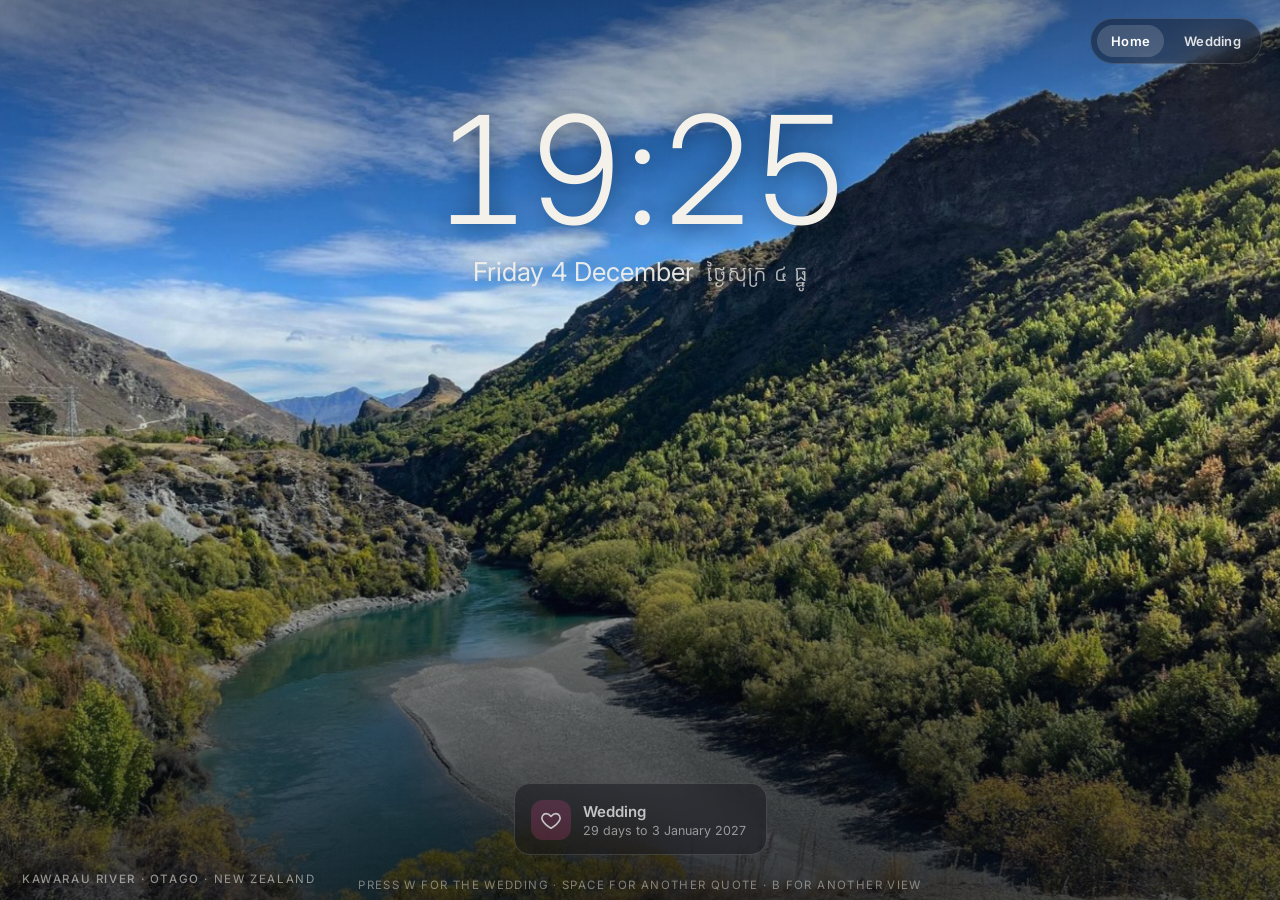
<file: index.html>
<!DOCTYPE html>
<html lang="en">
<head>
<meta charset="utf-8">
<meta http-equiv="refresh" content="0; url=/home/">
<title>Samol</title>
<link rel="canonical" href="https://samol.me/home/">
<script>location.replace("/home/" + location.search + location.hash);</script>
</head>
<body style="margin:0;background:#0d1117;color:#e6edf3;font-family:system-ui,sans-serif;display:grid;place-items:center;height:100vh">
<p>Redirecting to <a href="/home/" style="color:#e2b236">samol.me/home</a> …</p>
</body>
</html>
</file>
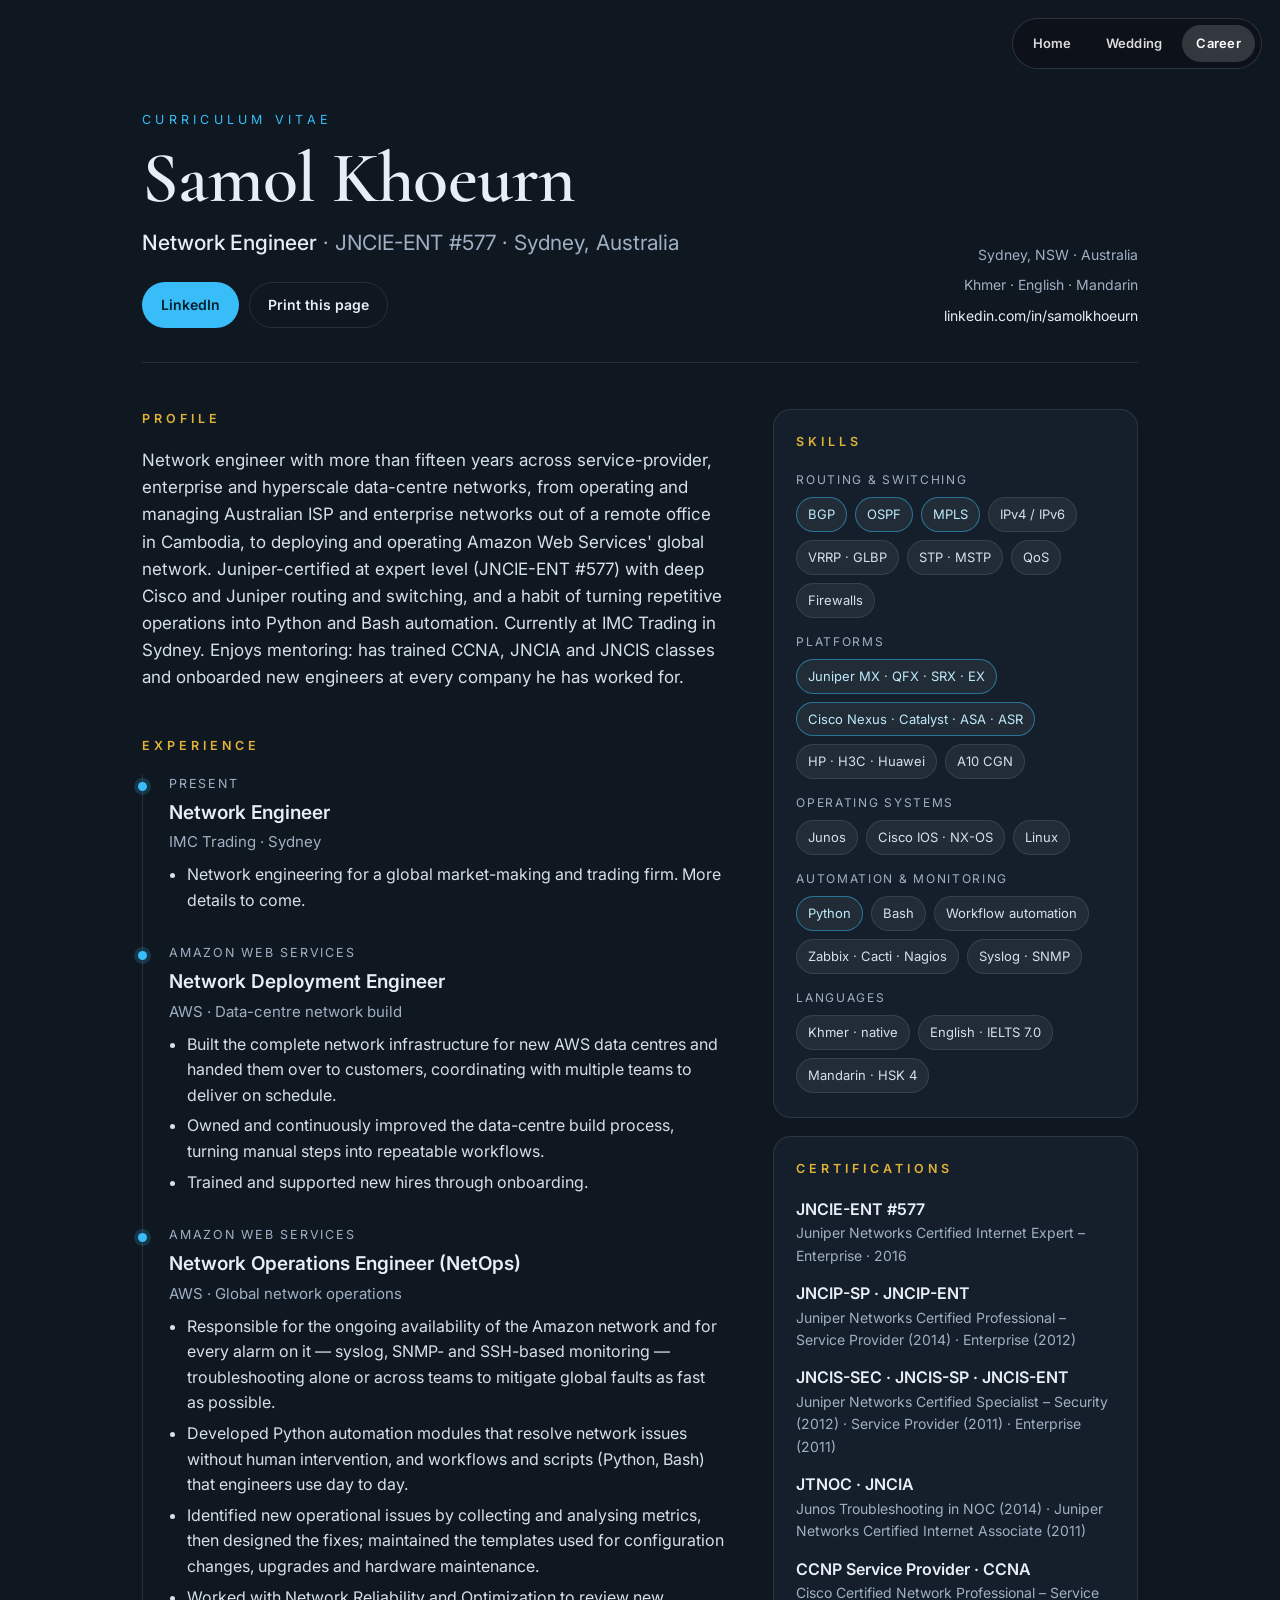
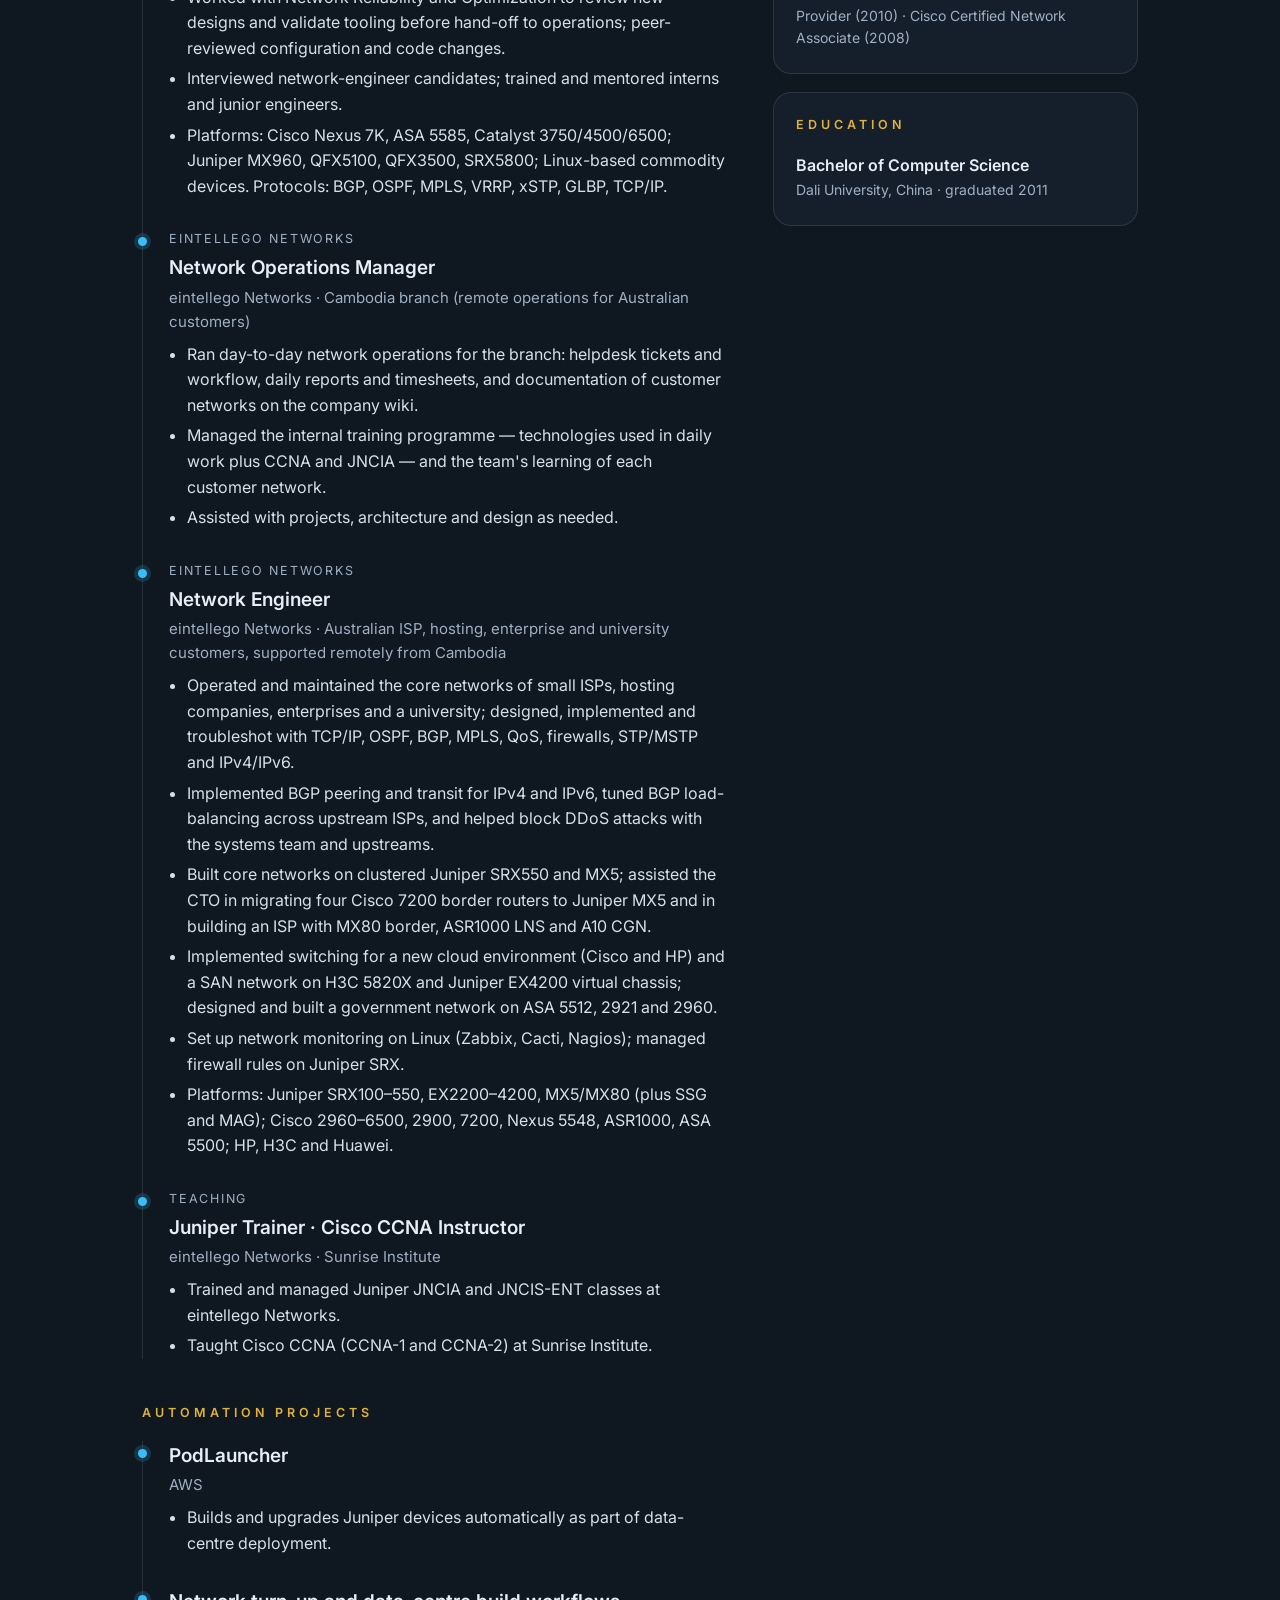
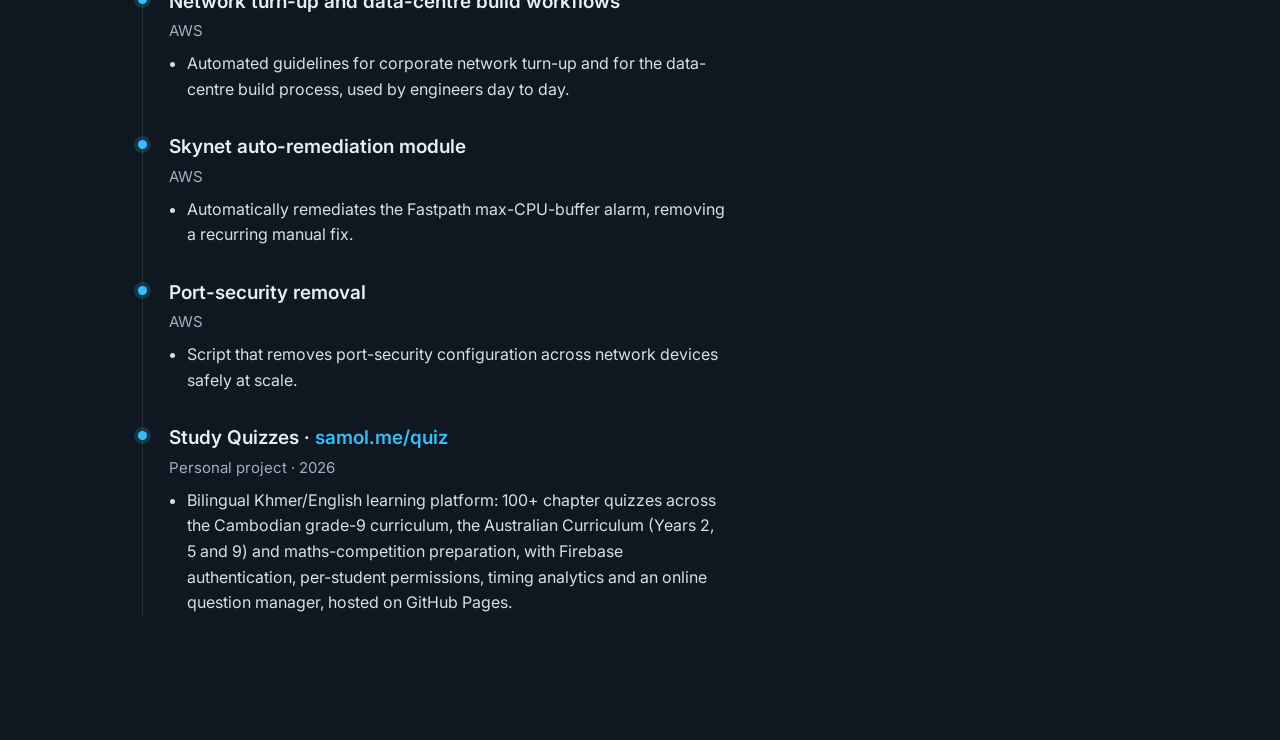
<file: career/index.html>
<!DOCTYPE html>
<html lang="en">
<head>
<meta charset="utf-8">
<meta name="viewport" content="width=device-width, initial-scale=1">
<title>Samol Khoeurn · Career</title>
<meta name="description" content="Samol Khoeurn — network engineer (JNCIE-ENT #577), Sydney. Experience at IMC Trading, Amazon Web Services and eintellego Networks; skills and certifications.">
<meta name="theme-color" content="#0f1720">
<link rel="icon" href="data:image/svg+xml,%3Csvg xmlns='http://www.w3.org/2000/svg' viewBox='0 0 64 64'%3E%3Crect width='64' height='64' rx='14' fill='%230f1720'/%3E%3Ctext x='32' y='43' font-family='Georgia,serif' font-size='34' font-weight='700' text-anchor='middle' fill='%2338bdf8'%3ES%3C/text%3E%3C/svg%3E">
<link rel="preconnect" href="https://fonts.googleapis.com"><link rel="preconnect" href="https://fonts.gstatic.com" crossorigin>
<link rel="stylesheet" href="https://fonts.googleapis.com/css2?family=Inter:wght@300;400;500;600;700&family=Cormorant+Garamond:wght@500;600&display=swap">
<link rel="stylesheet" href="../assets/site.css">
<style>
:root{--bg:#0f1720;--panel:#141f2b;--line:rgba(255,255,255,.1);--ink:#e8eef5;--muted:#9fb0c3;--acc:#38bdf8;--acc2:#e2b236}
body{background:var(--bg);color:var(--ink);line-height:1.6}
.wrap{max-width:1040px;margin:0 auto;padding:110px 22px 80px}
/* header */
.head{display:grid;grid-template-columns:1fr auto;gap:28px;align-items:end;padding-bottom:34px;border-bottom:1px solid var(--line)}
.kicker{font-size:12.5px;letter-spacing:.34em;text-transform:uppercase;color:var(--acc);margin-bottom:12px}
h1{font-family:"Cormorant Garamond",Georgia,serif;font-weight:600;font-size:clamp(42px,6.5vw,72px);line-height:1;margin:0 0 12px;letter-spacing:-.01em}
.title{font-size:clamp(17px,2vw,21px);color:var(--muted);font-weight:400}
.title b{color:var(--ink);font-weight:500}
.contact{display:flex;flex-direction:column;gap:8px;font-size:14px;color:var(--muted);text-align:right}
.contact a{color:var(--ink);text-decoration:none;border-bottom:1px solid transparent}
.contact a:hover{border-color:var(--acc)}
.actions{display:flex;gap:10px;margin-top:22px;flex-wrap:wrap}
.btn{display:inline-flex;align-items:center;gap:8px;padding:11px 18px;border-radius:999px;font-size:14px;font-weight:600;text-decoration:none;border:1px solid var(--line);color:var(--ink);transition:transform .25s,background .25s,border-color .25s}
.btn:hover{transform:translateY(-2px);border-color:var(--acc)}
.btn.primary{background:var(--acc);color:#06202e;border-color:transparent}
.btn.primary:hover{background:#5ecbfa}
/* layout */
.grid{display:grid;grid-template-columns:1.6fr 1fr;gap:48px;margin-top:46px}
h2{font-size:12.5px;letter-spacing:.32em;text-transform:uppercase;color:var(--acc2);margin:0 0 18px;font-weight:600}
section{margin-bottom:44px}
p{margin:0 0 12px}
.summary{font-size:17px;color:#d6e0ea}
/* timeline */
.tl{position:relative;padding-left:26px;border-left:1px solid var(--line)}
.job{position:relative;margin-bottom:30px}
.job::before{content:"";position:absolute;left:-31px;top:8px;width:9px;height:9px;border-radius:50%;background:var(--acc);box-shadow:0 0 0 4px rgba(56,189,248,.18)}
.job .when{font-size:12.5px;letter-spacing:.14em;text-transform:uppercase;color:var(--muted)}
.job h3{margin:4px 0 2px;font-size:19px;font-weight:600}
.job .org{color:var(--muted);font-size:15px;margin-bottom:8px}
.job ul{margin:8px 0 0;padding-left:18px;color:#d6e0ea}
.job li{margin-bottom:5px}
/* sidebar */
.panel{background:var(--panel);border:1px solid var(--line);border-radius:18px;padding:22px 22px 10px;margin-bottom:18px}
.tags{display:flex;flex-wrap:wrap;gap:8px;margin-bottom:14px}
.tag{font-size:13px;padding:6px 11px;border-radius:999px;background:rgba(255,255,255,.06);border:1px solid var(--line);color:#d6e0ea}
.tag.hot{border-color:rgba(56,189,248,.5);color:#bfe9fb}
.skillgroup{margin-bottom:12px}
.skillgroup .lab{font-size:12px;letter-spacing:.14em;text-transform:uppercase;color:var(--muted);margin-bottom:8px}
.edu h3{margin:0;font-size:16px;font-weight:600}
.edu p{color:var(--muted);font-size:14px;margin-bottom:14px}
.note{font-size:12.5px;color:var(--muted);border:1px dashed rgba(226,178,54,.5);padding:10px 12px;border-radius:10px;margin-bottom:24px}
.reveal{opacity:0;transform:translateY(18px);transition:opacity .9s ease,transform .9s cubic-bezier(.2,.8,.2,1)}
.reveal.in{opacity:1;transform:none}
@media (max-width:820px){.head{grid-template-columns:1fr}.contact{text-align:left;flex-direction:row;flex-wrap:wrap;gap:14px}.grid{grid-template-columns:1fr;gap:12px}.wrap{padding-top:92px}}
/* print = a clean CV */
@media print{
  body{background:#fff;color:#111}.sitenav,.actions,.note{display:none}.wrap{padding:0;max-width:none}
  :root{--panel:#fff;--line:#ddd;--ink:#111;--muted:#555;--acc:#0369a1;--acc2:#92400e}
  .panel{border:1px solid #ddd}.tag{border-color:#ccc;background:#f6f6f6;color:#222}.job::before{box-shadow:none}
  .reveal{opacity:1;transform:none}a{color:#111}.btn{display:none}.grid{grid-template-columns:1.6fr 1fr;gap:28px}
  h1{font-size:34px}.summary{font-size:14px}.job h3{font-size:15px}.job li,.job .org,.edu p{font-size:12.5px}
}
</style>
</head>
<body>
<nav class="sitenav" aria-label="Site">
  <a href="/home/">Home</a><a href="/wedding/">Wedding</a><a href="/career/" aria-current="page">Career</a>
</nav>

<main class="wrap">
  <header class="head reveal">
    <div>
      <div class="kicker">Curriculum vitae</div>
      <h1>Samol Khoeurn</h1>
      <div class="title"><b>Network Engineer</b> · JNCIE-ENT #577 · Sydney, Australia</div>
      <div class="actions">
        <a class="btn primary" href="https://www.linkedin.com/in/samolkhoeurn" rel="me noopener" target="_blank">LinkedIn</a>
        <a class="btn" href="#" onclick="window.print();return false;">Print this page</a>
      </div>
    </div>
    <div class="contact">
      <span>Sydney, NSW · Australia</span>
      <span>Khmer · English · Mandarin</span>
      <a href="https://www.linkedin.com/in/samolkhoeurn" rel="me noopener" target="_blank">linkedin.com/in/samolkhoeurn</a>
    </div>
  </header>

  <div class="grid">
    <div>
      <section class="reveal">
        <h2>Profile</h2>
        <p class="summary">Network engineer with more than fifteen years across service-provider, enterprise and hyperscale data-centre networks, from operating and managing Australian ISP and enterprise networks out of a remote office in Cambodia, to deploying and operating Amazon Web Services' global network. Juniper-certified at expert level (JNCIE-ENT #577) with deep Cisco and Juniper routing and switching, and a habit of turning repetitive operations into Python and Bash automation. Currently at IMC Trading in Sydney. Enjoys mentoring: has trained CCNA, JNCIA and JNCIS classes and onboarded new engineers at every company he has worked for.</p>
      </section>

      <section class="reveal">
        <h2>Experience</h2>
        <div class="tl">
          <article class="job">
            <div class="when">Present</div>
            <h3>Network Engineer</h3>
            <div class="org">IMC Trading · Sydney</div>
            <ul><li>Network engineering for a global market-making and trading firm. More details to come.</li></ul>
          </article>
          <article class="job">
            <div class="when">Amazon Web Services</div>
            <h3>Network Deployment Engineer</h3>
            <div class="org">AWS · Data-centre network build</div>
            <ul>
              <li>Built the complete network infrastructure for new AWS data centres and handed them over to customers, coordinating with multiple teams to deliver on schedule.</li>
              <li>Owned and continuously improved the data-centre build process, turning manual steps into repeatable workflows.</li>
              <li>Trained and supported new hires through onboarding.</li>
            </ul>
          </article>
          <article class="job">
            <div class="when">Amazon Web Services</div>
            <h3>Network Operations Engineer (NetOps)</h3>
            <div class="org">AWS · Global network operations</div>
            <ul>
              <li>Responsible for the ongoing availability of the Amazon network and for every alarm on it — syslog, SNMP- and SSH-based monitoring — troubleshooting alone or across teams to mitigate global faults as fast as possible.</li>
              <li>Developed Python automation modules that resolve network issues without human intervention, and workflows and scripts (Python, Bash) that engineers use day to day.</li>
              <li>Identified new operational issues by collecting and analysing metrics, then designed the fixes; maintained the templates used for configuration changes, upgrades and hardware maintenance.</li>
              <li>Worked with Network Reliability and Optimization to review new designs and validate tooling before hand-off to operations; peer-reviewed configuration and code changes.</li>
              <li>Interviewed network-engineer candidates; trained and mentored interns and junior engineers.</li>
              <li>Platforms: Cisco Nexus 7K, ASA 5585, Catalyst 3750/4500/6500; Juniper MX960, QFX5100, QFX3500, SRX5800; Linux-based commodity devices. Protocols: BGP, OSPF, MPLS, VRRP, xSTP, GLBP, TCP/IP.</li>
            </ul>
          </article>
          <article class="job">
            <div class="when">eintellego Networks</div>
            <h3>Network Operations Manager</h3>
            <div class="org">eintellego Networks · Cambodia branch (remote operations for Australian customers)</div>
            <ul>
              <li>Ran day-to-day network operations for the branch: helpdesk tickets and workflow, daily reports and timesheets, and documentation of customer networks on the company wiki.</li>
              <li>Managed the internal training programme — technologies used in daily work plus CCNA and JNCIA — and the team's learning of each customer network.</li>
              <li>Assisted with projects, architecture and design as needed.</li>
            </ul>
          </article>
          <article class="job">
            <div class="when">eintellego Networks</div>
            <h3>Network Engineer</h3>
            <div class="org">eintellego Networks · Australian ISP, hosting, enterprise and university customers, supported remotely from Cambodia</div>
            <ul>
              <li>Operated and maintained the core networks of small ISPs, hosting companies, enterprises and a university; designed, implemented and troubleshot with TCP/IP, OSPF, BGP, MPLS, QoS, firewalls, STP/MSTP and IPv4/IPv6.</li>
              <li>Implemented BGP peering and transit for IPv4 and IPv6, tuned BGP load-balancing across upstream ISPs, and helped block DDoS attacks with the systems team and upstreams.</li>
              <li>Built core networks on clustered Juniper SRX550 and MX5; assisted the CTO in migrating four Cisco 7200 border routers to Juniper MX5 and in building an ISP with MX80 border, ASR1000 LNS and A10 CGN.</li>
              <li>Implemented switching for a new cloud environment (Cisco and HP) and a SAN network on H3C 5820X and Juniper EX4200 virtual chassis; designed and built a government network on ASA 5512, 2921 and 2960.</li>
              <li>Set up network monitoring on Linux (Zabbix, Cacti, Nagios); managed firewall rules on Juniper SRX.</li>
              <li>Platforms: Juniper SRX100–550, EX2200–4200, MX5/MX80 (plus SSG and MAG); Cisco 2960–6500, 2900, 7200, Nexus 5548, ASR1000, ASA 5500; HP, H3C and Huawei.</li>
            </ul>
          </article>
          <article class="job">
            <div class="when">Teaching</div>
            <h3>Juniper Trainer · Cisco CCNA Instructor</h3>
            <div class="org">eintellego Networks · Sunrise Institute</div>
            <ul>
              <li>Trained and managed Juniper JNCIA and JNCIS-ENT classes at eintellego Networks.</li>
              <li>Taught Cisco CCNA (CCNA-1 and CCNA-2) at Sunrise Institute.</li>
            </ul>
          </article>
        </div>
      </section>

      <section class="reveal">
        <h2>Automation projects</h2>
        <div class="tl">
          <article class="job"><h3>PodLauncher</h3><div class="org">AWS</div><ul><li>Builds and upgrades Juniper devices automatically as part of data-centre deployment.</li></ul></article>
          <article class="job"><h3>Network turn-up and data-centre build workflows</h3><div class="org">AWS</div><ul><li>Automated guidelines for corporate network turn-up and for the data-centre build process, used by engineers day to day.</li></ul></article>
          <article class="job"><h3>Skynet auto-remediation module</h3><div class="org">AWS</div><ul><li>Automatically remediates the Fastpath max-CPU-buffer alarm, removing a recurring manual fix.</li></ul></article>
          <article class="job"><h3>Port-security removal</h3><div class="org">AWS</div><ul><li>Script that removes port-security configuration across network devices safely at scale.</li></ul></article>
          <article class="job"><h3>Study Quizzes · <a href="/quiz/" style="color:var(--acc);text-decoration:none">samol.me/quiz</a></h3><div class="org">Personal project · 2026</div><ul><li>Bilingual Khmer/English learning platform: 100+ chapter quizzes across the Cambodian grade-9 curriculum, the Australian Curriculum (Years 2, 5 and 9) and maths-competition preparation, with Firebase authentication, per-student permissions, timing analytics and an online question manager, hosted on GitHub Pages.</li></ul></article>
        </div>
      </section>
    </div>

    <aside>
      <div class="panel reveal">
        <h2>Skills</h2>
        <div class="skillgroup"><div class="lab">Routing &amp; switching</div><div class="tags"><span class="tag hot">BGP</span><span class="tag hot">OSPF</span><span class="tag hot">MPLS</span><span class="tag">IPv4 / IPv6</span><span class="tag">VRRP · GLBP</span><span class="tag">STP · MSTP</span><span class="tag">QoS</span><span class="tag">Firewalls</span></div></div>
        <div class="skillgroup"><div class="lab">Platforms</div><div class="tags"><span class="tag hot">Juniper MX · QFX · SRX · EX</span><span class="tag hot">Cisco Nexus · Catalyst · ASA · ASR</span><span class="tag">HP · H3C · Huawei</span><span class="tag">A10 CGN</span></div></div>
        <div class="skillgroup"><div class="lab">Operating systems</div><div class="tags"><span class="tag">Junos</span><span class="tag">Cisco IOS · NX-OS</span><span class="tag">Linux</span></div></div>
        <div class="skillgroup"><div class="lab">Automation &amp; monitoring</div><div class="tags"><span class="tag hot">Python</span><span class="tag">Bash</span><span class="tag">Workflow automation</span><span class="tag">Zabbix · Cacti · Nagios</span><span class="tag">Syslog · SNMP</span></div></div>
        <div class="skillgroup"><div class="lab">Languages</div><div class="tags"><span class="tag">Khmer · native</span><span class="tag">English · IELTS 7.0</span><span class="tag">Mandarin · HSK 4</span></div></div>
      </div>
      <div class="panel reveal edu">
        <h2>Certifications</h2>
        <h3>JNCIE-ENT #577</h3><p>Juniper Networks Certified Internet Expert – Enterprise · 2016</p>
        <h3>JNCIP-SP · JNCIP-ENT</h3><p>Juniper Networks Certified Professional – Service Provider (2014) · Enterprise (2012)</p>
        <h3>JNCIS-SEC · JNCIS-SP · JNCIS-ENT</h3><p>Juniper Networks Certified Specialist – Security (2012) · Service Provider (2011) · Enterprise (2011)</p>
        <h3>JTNOC · JNCIA</h3><p>Junos Troubleshooting in NOC (2014) · Juniper Networks Certified Internet Associate (2011)</p>
        <h3>CCNP Service Provider · CCNA</h3><p>Cisco Certified Network Professional – Service Provider (2010) · Cisco Certified Network Associate (2008)</p>
      </div>
      <div class="panel reveal edu">
        <h2>Education</h2>
        <h3>Bachelor of Computer Science</h3><p>Dali University, China · graduated 2011</p>
      </div>
    </aside>
  </div>
</main>
<script>
  const io = new IntersectionObserver((es) => es.forEach((e) => { if (e.isIntersecting) { e.target.classList.add("in"); io.unobserve(e.target); } }), { threshold: .1 });
  document.querySelectorAll(".reveal").forEach((el) => io.observe(el));
</script>
</body>
</html>
</file>
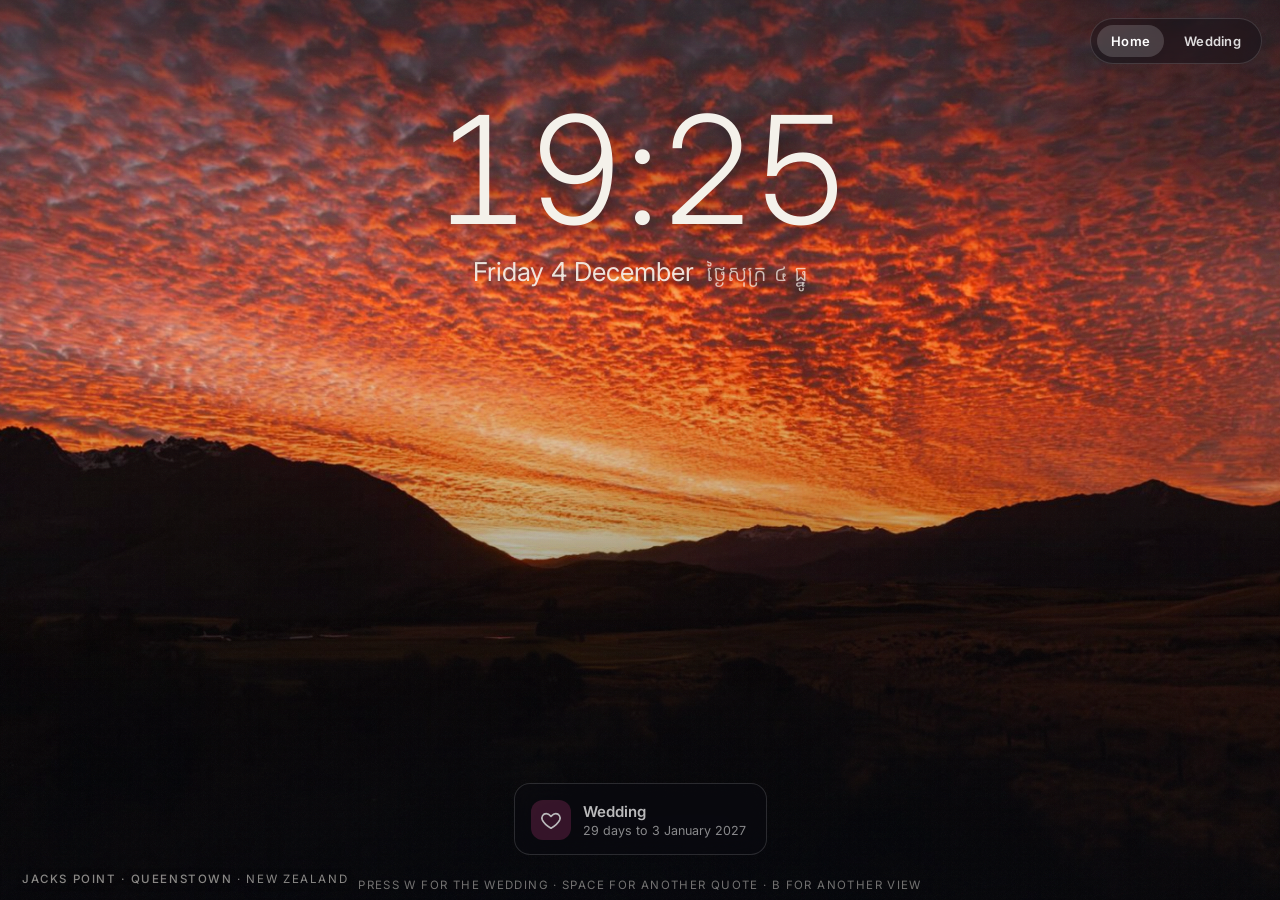
<file: home/index.html>
<!DOCTYPE html>
<html lang="en">
<head>
<meta charset="utf-8">
<meta name="viewport" content="width=device-width, initial-scale=1, viewport-fit=cover">
<title>Samol</title>
<meta name="description" content="Samol Khoeurn — home. Wedding countdown, study quizzes and career.">
<meta name="theme-color" content="#0b0f17">
<link rel="icon" href="data:image/svg+xml,%3Csvg xmlns='http://www.w3.org/2000/svg' viewBox='0 0 64 64'%3E%3Crect width='64' height='64' rx='14' fill='%230b0f17'/%3E%3Ctext x='32' y='43' font-family='Georgia,serif' font-size='34' font-weight='700' text-anchor='middle' fill='%23e2b236'%3ES%3C/text%3E%3C/svg%3E">
<link rel="preconnect" href="https://fonts.googleapis.com"><link rel="preconnect" href="https://fonts.gstatic.com" crossorigin>
<link rel="stylesheet" href="https://fonts.googleapis.com/css2?family=Inter:wght@300;400;500;600&family=Cormorant+Garamond:ital,wght@0,400;0,500;1,400&family=Kantumruy+Pro:wght@300;400;500&display=swap">
<link rel="stylesheet" href="../assets/site.css">
<style>
:root{--gold:#e2b236;--ink:#f4f1ea}
html,body{height:100%}
body{background:#0b0f17;color:var(--ink);overflow:hidden}
/* ---------- rotating New Zealand backgrounds ----------
   Two stacked layers crossfade every SLIDE_MS; the incoming layer gets one of four slow Ken Burns moves
   (see PHOTOS in the script for the list, framing and credits). Photos: ../assets/photos/nz/, all from Pexels (free licence).
   Previous backgrounds kept in the repo: ../assets/photos/home-bokeh.jpg (abstract), home-wanaka.jpg. */
.bg{position:fixed;inset:-7%;z-index:-2;background:#0b0f17 center/cover no-repeat;opacity:0;transition:opacity 2.6s ease;will-change:transform,opacity;filter:saturate(1.04)}
.bg.on{opacity:1}
.bg.kb1{animation:kb1 34s ease-in-out forwards}
.bg.kb2{animation:kb2 34s ease-in-out forwards}
.bg.kb3{animation:kb3 34s ease-in-out forwards}
.bg.kb4{animation:kb4 34s ease-in-out forwards}
@keyframes kb1{from{transform:scale(1) translate(0,0)}to{transform:scale(1.10) translate(-1.6%,1%)}}      /* push in, drift left  */
@keyframes kb2{from{transform:scale(1.10) translate(1.4%,-.8%)}to{transform:scale(1) translate(0,0)}}     /* pull out from the right */
@keyframes kb3{from{transform:scale(1.06) translate(2%,0)}to{transform:scale(1.08) translate(-2%,.6%)}}  /* pan right to left */
@keyframes kb4{from{transform:scale(1.08) translate(-2%,.8%)}to{transform:scale(1.05) translate(2%,-.4%)}} /* pan left to right */
@media (prefers-reduced-motion:reduce){.bg.kb1,.bg.kb2,.bg.kb3,.bg.kb4{animation:none}}
.place{position:fixed;left:22px;bottom:14px;font-size:11.5px;letter-spacing:.14em;text-transform:uppercase;opacity:0;transition:opacity 1.6s ease;text-shadow:0 1px 10px rgba(0,0,0,.6)}
.place.on{opacity:.55}
.place b{font-weight:500}
.shade{position:fixed;inset:0;background:
  radial-gradient(120% 80% at 50% 110%,rgba(5,8,14,.72) 0%,rgba(5,8,14,.25) 45%,transparent 70%),
  linear-gradient(180deg,rgba(5,8,14,.42) 0%,rgba(5,8,14,0) 32%,rgba(5,8,14,.55) 100%)}
/* ---------- lock-screen clock ---------- */
.lock{position:fixed;left:16px;right:16px;top:clamp(64px,11vh,120px);text-align:center;text-shadow:0 2px 24px rgba(0,0,0,.45)}
.time{font-weight:300;font-size:clamp(64px,13vw,150px);line-height:.95;letter-spacing:-.02em;font-variant-numeric:tabular-nums}
.date{margin-top:14px;font-size:clamp(17px,2.2vw,26px);font-weight:400;opacity:.92}
.date .km{font-family:"Kantumruy Pro",sans-serif;opacity:.8;margin-left:12px;font-size:.85em}
@media (max-width:560px){.date .km{display:block;margin:4px 0 0}}
/* ---------- quote card (pops up, stays, fades) ---------- */
.quote{position:fixed;left:16px;right:16px;top:clamp(300px,46vh,520px);margin:0 auto;max-width:520px;padding:22px 26px;border-radius:18px;text-align:center;
  background:rgba(10,12,18,.38);backdrop-filter:blur(16px) saturate(1.2);-webkit-backdrop-filter:blur(16px) saturate(1.2);border:1px solid rgba(255,255,255,.12);
  box-shadow:0 20px 60px rgba(0,0,0,.35);opacity:0;transform:translateY(14px) scale(.98);transition:opacity .9s ease,transform .9s cubic-bezier(.2,.8,.2,1)}
.quote.show{opacity:1;transform:none}
.quote .mark{color:var(--gold);font-family:"Cormorant Garamond",serif;font-size:44px;line-height:.6;margin-bottom:6px}
.quote .text{font-family:"Cormorant Garamond",serif;font-size:clamp(20px,2.3vw,28px);line-height:1.35;font-weight:500}
.quote .text.km{font-family:"Kantumruy Pro",sans-serif;font-size:clamp(18px,2vw,24px);line-height:1.6;font-weight:400}
.quote .sub{margin-top:8px;font-size:15px;opacity:.78;line-height:1.5}
.quote .sub.km{font-family:"Kantumruy Pro",sans-serif}
.quote .by{margin-top:12px;font-size:13px;letter-spacing:.14em;text-transform:uppercase;opacity:.7}
.quote .by.km{font-family:"Kantumruy Pro",sans-serif;text-transform:none;letter-spacing:0;font-size:14px}
/* ---------- bottom tiles ---------- */
.tiles{position:fixed;left:0;right:0;bottom:clamp(22px,5vh,48px);display:flex;justify-content:center;gap:14px;padding:0 16px;flex-wrap:wrap}
.tile{display:flex;align-items:center;gap:12px;color:#fff;text-decoration:none;padding:14px 20px 14px 16px;border-radius:16px;min-width:200px;
  background:rgba(10,12,18,.40);backdrop-filter:blur(16px);-webkit-backdrop-filter:blur(16px);border:1px solid rgba(255,255,255,.14);
  transition:transform .35s cubic-bezier(.2,.8,.2,1),background .35s,border-color .35s;transform:translateY(0)}
.tile:hover{transform:translateY(-4px);background:rgba(20,24,34,.62);border-color:rgba(226,178,54,.55)}
.tile .ic{width:40px;height:40px;border-radius:12px;display:grid;place-items:center;background:rgba(255,255,255,.10);flex:none}
.tile .ic svg{width:22px;height:22px}
.tile b{display:block;font-size:15px;font-weight:600;letter-spacing:.01em}
.tile span{display:block;font-size:12.5px;opacity:.72;margin-top:2px}
.tile.w .ic{background:rgba(236,72,153,.28)} .tile.q .ic{background:rgba(226,178,54,.28)} .tile.c .ic{background:rgba(56,189,248,.26)}
.hint{position:fixed;bottom:8px;left:0;right:0;text-align:center;font-size:11.5px;letter-spacing:.12em;text-transform:uppercase;opacity:.45}

@media (max-width:720px){.quote{top:clamp(360px,56vh,600px)}.tiles{gap:10px}.tile{min-width:0;flex:1 1 100px;padding:12px 12px}.tile > span:not(.ic) > span{display:none}.tile b{font-size:13.5px}.tile .ic{width:32px;height:32px;border-radius:9px}.tile .ic svg{width:18px;height:18px}.tile{gap:9px}.hint,.place{display:none}}
@media (max-width:720px) and (max-height:700px){.quote{top:clamp(300px,46vh,500px)}}
@media (max-height:520px){.quote{display:none}}
.noise{position:fixed;inset:0;pointer-events:none;opacity:.05;background-image:url("data:image/svg+xml,%3Csvg xmlns='http://www.w3.org/2000/svg' width='160' height='160'%3E%3Cfilter id='n'%3E%3CfeTurbulence baseFrequency='.9' numOctaves='2'/%3E%3C/filter%3E%3Crect width='160' height='160' filter='url(%23n)'/%3E%3C/svg%3E")}
</style>
</head>
<body>
<div class="bg" id="bgA" aria-hidden="true"></div>
<div class="bg" id="bgB" aria-hidden="true"></div>
<div class="shade" aria-hidden="true"></div>
<div class="noise" aria-hidden="true"></div>

<nav class="sitenav" aria-label="Site">
  <a href="/home/" aria-current="page">Home</a><a href="/wedding/">Wedding</a>
</nav>

<main>
  <h1 class="sr-only">Samol — home</h1>
  <section class="lock" aria-live="off">
    <div class="time" id="time">--:--</div>
    <div class="date"><span id="date">—</span><span class="km" id="dateKm"></span></div>
  </section>

  <aside class="quote" id="quote" aria-live="polite">
    <div class="mark">“</div>
    <div class="text" id="qText"></div>
    <div class="sub" id="qSub"></div>
    <div class="by" id="qBy"></div>
  </aside>

  <nav class="tiles" aria-label="Sections">
    <a class="tile w" href="/wedding/"><span class="ic" aria-hidden="true"><svg viewBox="0 0 24 24" fill="none" stroke="currentColor" stroke-width="1.8" stroke-linecap="round" stroke-linejoin="round"><path d="M12 21s-7.5-4.6-9.5-9.2C1.2 8.6 3.3 5 6.8 5c2 0 3.4 1.1 5.2 3 1.8-1.9 3.2-3 5.2-3 3.5 0 5.6 3.6 4.3 6.8C19.5 16.4 12 21 12 21z"/></svg></span><span><b>Wedding</b><span id="tileDays">Countdown to 3 January 2027</span></span></a>
  </nav>
  <div class="hint">Press W for the wedding · Space for another quote · B for another view</div>
  <div class="place" id="place" aria-hidden="true"></div>
</main>

<script>
(() => {
  // ---------- clock ----------
  const KM_DIGITS = "០១២៣៤៥៦៧៨៩", KM_DAYS = ["អាទិត្យ","ចន្ទ","អង្គារ","ពុធ","ព្រហស្បតិ៍","សុក្រ","សៅរ៍"],
        KM_MONTHS = ["មករា","កុម្ភៈ","មីនា","មេសា","ឧសភា","មិថុនា","កក្កដា","សីហា","កញ្ញា","តុលា","វិច្ឆិកា","ធ្នូ"];
  const km = (n) => String(n).replace(/\d/g, (d) => KM_DIGITS[d]);
  const $ = (id) => document.getElementById(id);
  function tick() {
    const now = new Date();
    $("time").textContent = now.toLocaleTimeString("en-AU", { hour: "2-digit", minute: "2-digit", hour12: false });
    $("date").textContent = now.toLocaleDateString("en-AU", { weekday: "long", day: "numeric", month: "long" });
    $("dateKm").textContent = `ថ្ងៃ${KM_DAYS[now.getDay()]} ${km(now.getDate())} ${KM_MONTHS[now.getMonth()]}`;
    const wedding = new Date("2027-01-03T00:00:00+07:00"), days = Math.ceil((wedding - now) / 864e5);
    const since = Math.floor((now - new Date("2027-01-04T00:00:00+07:00")) / 864e5);
    $("tileDays").textContent = days > 1 ? `${days} days to 3 January 2027` : days === 1 ? "Tomorrow!" : days === 0 ? "Today is the day" : since < 7 ? "Just married ♥" : `Married for ${since} days ♥`;
  }
  tick(); setInterval(tick, 1000);

  // ---------- rotating New Zealand backgrounds ----------
  // f: file in ../assets/photos/nz/ · place: label · by: photographer (all Pexels, pexels.com/photo/<id>)
  // d: background-position on wide screens · m: on phones (portrait "cover" crops the sides, so m points at the subject)
  const PHOTOS = [
    { f: "01-wanaka-tree-dusk",        place: "Lake Wānaka · Otago",            by: "Ken Cheung",        id: 5348754,  d: "50% 55%", m: "14% 55%" },
    { f: "02-wanaka-tree-sunrise",     place: "Lake Wānaka · Otago",            by: "Donovan Kelly",     id: 27623989, d: "50% 50%", m: "40% 50%" },
    { f: "03-wanaka-tree-sunset",      place: "Lake Wānaka · Otago",            by: "Donovan Kelly",     id: 27623541, d: "50% 50%", m: "34% 50%" },
    { f: "04-wakatipu-dusk",           place: "Lake Wakatipu · Glenorchy",      by: "kwchoy",            id: 38489405, d: "50% 45%", m: "50% 50%" },
    { f: "05-aoraki-pukaki-sunset",    place: "Aoraki / Mount Cook · Lake Pukaki", by: "Eclipse Chasers", id: 36620442, d: "50% 40%", m: "40% 40%" },
    { f: "06-aoraki-sunrise",          place: "Aoraki / Mount Cook",            by: "silentjars",        id: 18905857, d: "50% 45%", m: "45% 50%" },
    { f: "07-hooker-valley",           place: "Hooker Valley · Mount Cook National Park", by: "nickkwanhk", id: 2745255, d: "50% 50%", m: "50% 50%" },
    { f: "08-southland-river-sunset",  place: "Southland",                      by: "Tim Mackay",        id: 17156035, d: "50% 48%", m: "50% 50%" },
    { f: "09-hahei-sunset",            place: "Hahei · Coromandel",             by: "Franki Frank",      id: 20028094, d: "50% 50%", m: "45% 50%" },
    { f: "10-otago-lake",              place: "Otago",                          by: "Chris Brown",       id: 35364663, d: "50% 50%", m: "50% 50%" },
    { f: "11-fiordland-valley",        place: "Fiordland",                      by: "Elizaveta Vinogradova", id: 14788649, d: "50% 50%", m: "50% 50%" },
    { f: "12-lake-road-aerial",        place: "Lake road · South Island",       by: "Dasunr",            id: 9498628,  d: "50% 50%", m: "55% 50%" },
    { f: "13-aoraki-flax",             place: "Aoraki / Mount Cook",            by: "Donovan Kelly",     id: 27623985, d: "50% 45%", m: "45% 50%" },
    { f: "14-pukaki-road",             place: "Lake Pukaki · Canterbury",       by: "Donovan Kelly",     id: 27623548, d: "50% 50%", m: "50% 50%" },
    { f: "15-kawarau-river",           place: "Kawarau River · Otago",          by: "Pexels",            id: 31338734, d: "50% 50%", m: "45% 50%" },
    { f: "16-wakatipu-sunset",         place: "Lake Wakatipu · Queenstown",     by: "Mickoh Ramos",      id: 33981209, d: "50% 50%", m: "75% 50%" },
    { f: "17-misty-road-sunrise",      place: "Misty road at sunrise",          by: "lastly",            id: 760980,   d: "50% 50%", m: "50% 50%" },
    { f: "18-jacks-point-sunset",      place: "Jacks Point · Queenstown",       by: "sliceisop",         id: 24827273, d: "50% 50%", m: "50% 50%" },
    { f: "19-nelson-countryside",      place: "Nelson",                         by: "Josiah Farrow",     id: 3396854,  d: "50% 50%", m: "50% 50%" },
    { f: "20-roys-peak-sunset",        place: "Roys Peak · Lake Wānaka",        by: "Marek Piwnicki",    id: 10747672, d: "50% 40%", m: "28% 50%" },
    { f: "21-roys-peak-farmland",      place: "Roys Peak · Lake Wānaka",        by: "Baptiste Valthier", id: 803230,   d: "50% 50%", m: "50% 50%" },
    { f: "22-marlborough-dusk",        place: "Marlborough",                    by: "Petra Reid",        id: 37562115, d: "50% 45%", m: "50% 45%" },
  ];
  const SLIDE_MS = 26000, FADE_MS = 2600;
  const reduceMotion = matchMedia("(prefers-reduced-motion: reduce)").matches;
  const phone = () => matchMedia("(max-width: 720px)").matches;
  const layers = [$("bgA"), $("bgB")];
  let active = 0, bgTimer, bgBusy = false, lastKb = 0;
  // shuffled order, different each visit; ?bg=N (1-based) forces a start photo
  const bgOrder = PHOTOS.map((_, i) => i).sort(() => Math.random() - .5);
  const forced = parseInt(new URLSearchParams(location.search).get("bg"), 10);
  let bgPos = 0;
  if (forced >= 1 && forced <= PHOTOS.length) bgOrder.unshift(...bgOrder.splice(bgOrder.indexOf(forced - 1), 1));
  function srcOf(p) { return `../assets/photos/nz/${p.f}.jpg`; }
  function showBg(p, first) {
    const next = layers[1 - active], prev = layers[active];
    next.className = "bg";                                      // clear old move, keep it hidden
    next.style.backgroundImage = `url("${srcOf(p)}")`;
    next.style.backgroundPosition = phone() ? p.m : p.d;
    void next.offsetWidth;                                      // restart the animation from frame 0
    let kb; do { kb = 1 + Math.floor(Math.random() * 4); } while (kb === lastKb); lastKb = kb;
    next.style.zIndex = -1; prev.style.zIndex = -2;             // new photo fades in ON TOP of the old one (no dark dip mid-fade), both under the page
    next.classList.add("on");
    if (!reduceMotion) next.classList.add("kb" + kb);
    setTimeout(() => { if (layers[active] !== prev) prev.classList.remove("on"); }, FADE_MS + 200);
    active = 1 - active;
    const place = $("place");
    place.classList.remove("on");
    setTimeout(() => { place.innerHTML = `<b>${p.place}</b> · New Zealand`; place.classList.add("on"); }, first ? 300 : FADE_MS * .6);
  }
  function nextBg(manual) {
    if (bgBusy) return;
    clearTimeout(bgTimer);
    if (document.hidden && !manual) { bgTimer = setTimeout(nextBg, 4000); return; }   // don't churn in a background tab
    const p = PHOTOS[bgOrder[bgPos % bgOrder.length]], first = bgPos === 0; bgPos++;
    bgBusy = true;
    const img = new Image();
    img.onload = () => { bgBusy = false; showBg(p, first); bgTimer = setTimeout(nextBg, SLIDE_MS); };
    img.onerror = () => { bgBusy = false; bgTimer = setTimeout(nextBg, 50); };     // skip a missing file
    img.src = srcOf(p);
  }
  nextBg();
  addEventListener("resize", () => { const p = PHOTOS[bgOrder[(bgPos - 1 + bgOrder.length) % bgOrder.length]]; if (p) layers[active].style.backgroundPosition = phone() ? p.m : p.d; });

  // ---------- quotes (English + Khmer) ----------
  // { t: text, s: second line (translation), by: author, km: true when the main line is Khmer }
  const QUOTES = [
    { t: "The best time to plant a tree was twenty years ago. The second best time is now.", by: "Chinese proverb" },
    { t: "ចេះដប់ មិនស្មើប្រសប់មួយ", s: "Knowing ten things is not worth mastering one.", by: "សុភាសិតខ្មែរ · Khmer proverb", km: true },
    { t: "It always seems impossible until it is done.", by: "Nelson Mandela" },
    { t: "ទឹកតក់ៗ ពេញបំពង់", s: "Drop by drop, the bamboo fills.", by: "សុភាសិតខ្មែរ · Khmer proverb", km: true },
    { t: "We suffer more often in imagination than in reality.", by: "Seneca" },
    { t: "ចេះមកពីរៀន មានមកពីរក", s: "Knowledge comes from learning; wealth comes from working.", by: "សុភាសិតខ្មែរ · Khmer proverb", km: true },
    { t: "You have power over your mind, not outside events. Realise this, and you will find strength.", by: "Marcus Aurelius" },
    { t: "ដំរីជើងបួន គង់មានភ្លាត់ អ្នកប្រាជ្ញចេះស្ទាត់ គង់មានភ្លេច", s: "Even a four-legged elephant stumbles; even the wise forget.", by: "សុភាសិតខ្មែរ · Khmer proverb", km: true },
    { t: "Discipline is choosing between what you want now and what you want most.", by: "Abraham Lincoln (attributed)" },
    { t: "ចូលស្ទឹងតាមបត់ ចូលស្រុកតាមប្រទេស", s: "Follow the river's bends; follow the country's customs.", by: "សុភាសិតខ្មែរ · Khmer proverb", km: true },
    { t: "The obstacle is the way.", by: "Marcus Aurelius" },
    { t: "កុំខ្លាចដើរយឺត ខ្លាចតែឈប់ដើរ", s: "Do not fear going slowly; fear only standing still.", by: "Confucius · ខុងជឺ", km: true },
    { t: "Simplicity is the ultimate sophistication.", by: "Leonardo da Vinci" },
    { t: "ទឹកឡើងត្រីស៊ីស្រមោច ទឹកហោចស្រមោចស៊ីត្រី", s: "When the water rises, fish eat ants; when it falls, ants eat fish. Fortunes turn.", by: "សុភាសិតខ្មែរ · Khmer proverb", km: true },
    { t: "What we know is a drop; what we don't know is an ocean.", by: "Isaac Newton" },
    { t: "អ្វីដែលធ្វើឲ្យយើងខ្លាំង មិនមែនជាការមិនធ្លាប់ដួលទេ តែជាការក្រោកឈរឡើងវិញរាល់ពេល", s: "Our greatest glory is not in never falling, but in rising every time we fall.", by: "Confucius · ខុងជឺ", km: true },
    { t: "Patience is bitter, but its fruit is sweet.", by: "Aristotle" },
    { t: "Risk comes from not knowing what you are doing.", by: "Warren Buffett" },
    { t: "ចង់ចេះ ត្រូវសួរ ចង់បាន ត្រូវខំ", s: "To know, you must ask; to have, you must strive.", by: "សុភាសិតខ្មែរ · Khmer proverb", km: true },
    { t: "In the middle of difficulty lies opportunity.", by: "Albert Einstein" },
    { t: "Well done is better than well said.", by: "Benjamin Franklin" },
    { t: "ការធ្វើដំណើរមួយពាន់គីឡូម៉ែត្រ ចាប់ផ្តើមពីជំហានទីមួយ", s: "A journey of a thousand miles begins with a single step.", by: "Laozi · ឡាវជឺ", km: true },
    { t: "Compound interest is the eighth wonder of the world.", by: "attributed to Albert Einstein" },
    { t: "He who has a why to live can bear almost any how.", by: "Friedrich Nietzsche" },
    { t: "កុំទុកការងារថ្ងៃនេះ ទៅថ្ងៃស្អែក", s: "Never leave today's work for tomorrow.", by: "សុភាសិតខ្មែរ · Khmer proverb", km: true },
    { t: "The man who moves a mountain begins by carrying away small stones.", by: "Confucius" },
    { t: "Luck is what happens when preparation meets opportunity.", by: "Seneca" },
    { t: "សេចក្តីស្រឡាញ់ មិនមែនជាការសម្លឹងមើលគ្នាទេ តែជាការសម្លឹងទៅទិសដៅតែមួយជាមួយគ្នា", s: "Love is not gazing at each other, but looking outward together in the same direction.", by: "Antoine de Saint-Exupéry", km: true },
    { t: "Do what you can, with what you have, where you are.", by: "Theodore Roosevelt" },
    { t: "Stay hungry, stay foolish.", by: "Steve Jobs" },
    { t: "Knowing yourself is the beginning of all wisdom.", by: "Aristotle" },
    { t: "The market is a device for transferring money from the impatient to the patient.", by: "Warren Buffett" },
    { t: "អត់ធ្មត់មួយភ្លែត រួចផុតទុក្ខមួយរយថ្ងៃ", s: "A moment of patience spares a hundred days of sorrow.", by: "Chinese proverb · សុភាសិតចិន", km: true },
    { t: "Waste no more time arguing about what a good man should be. Be one.", by: "Marcus Aurelius" },
    { t: "A ship in harbour is safe, but that is not what ships are built for.", by: "John A. Shedd" },
  ];
  let order = QUOTES.map((_, i) => i).sort(() => Math.random() - .5), pos = 0, timer;
  const q = $("quote");
  function showQuote() {
    const item = QUOTES[order[pos++ % order.length]];
    q.classList.remove("show");
    setTimeout(() => {
      $("qText").textContent = item.t; $("qText").className = "text" + (item.km ? " km" : "");
      $("qSub").textContent = item.s || ""; $("qSub").className = "sub" + (item.km ? "" : " km"); $("qSub").style.display = item.s ? "" : "none";
      $("qBy").textContent = item.by; $("qBy").className = "by" + (/[ក-៿]/.test(item.by) ? " km" : "");
      q.classList.add("show");
    }, 900);
    clearTimeout(timer); timer = setTimeout(showQuote, 16000);
  }
  setTimeout(showQuote, 1200);
  q.addEventListener("click", showQuote);

  // ---------- keyboard shortcuts ----------
  addEventListener("keydown", (e) => {
    if (e.metaKey || e.ctrlKey || e.altKey) return;
    const k = e.key.toLowerCase();
    if (k === "w") location.href = "/wedding/";
    else if (k === "b") nextBg(true);
    else if (k === " ") { e.preventDefault(); showQuote(); }
  });
})();
</script>
</body>
</html>
</file>
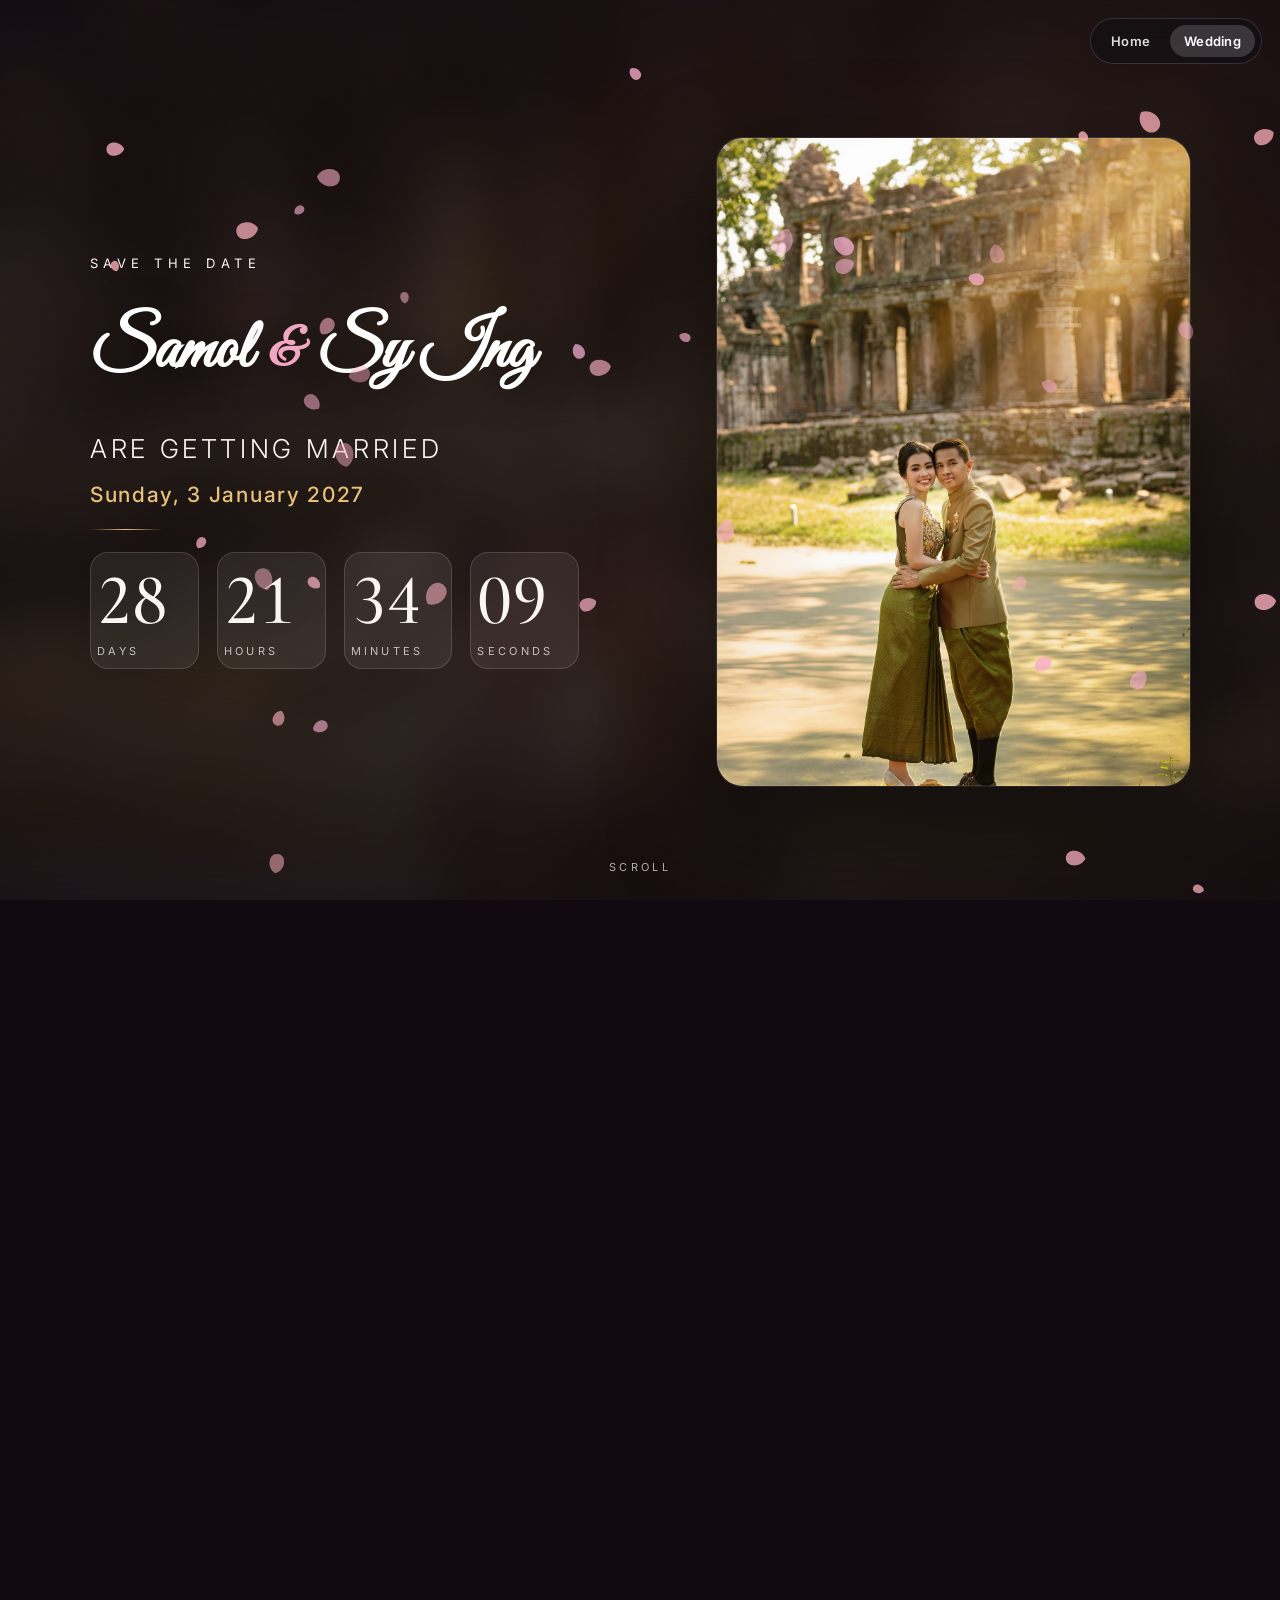
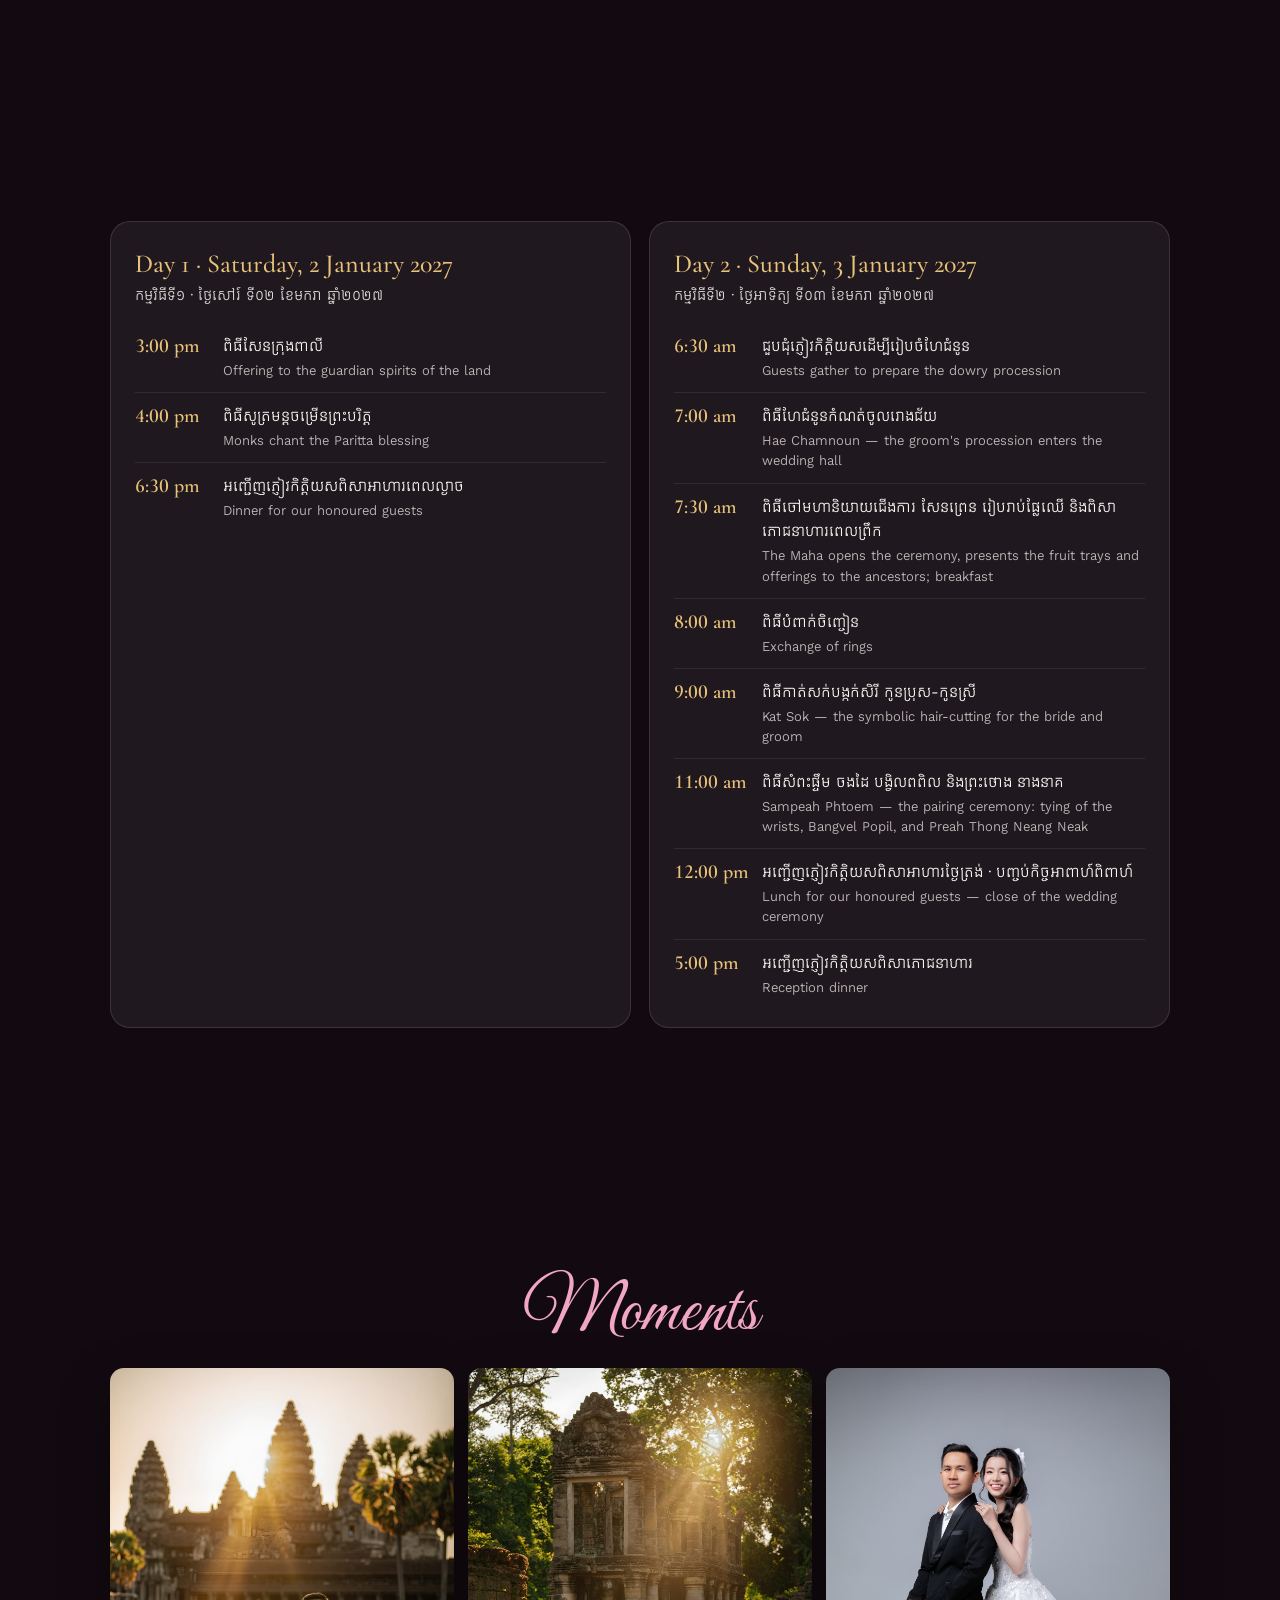
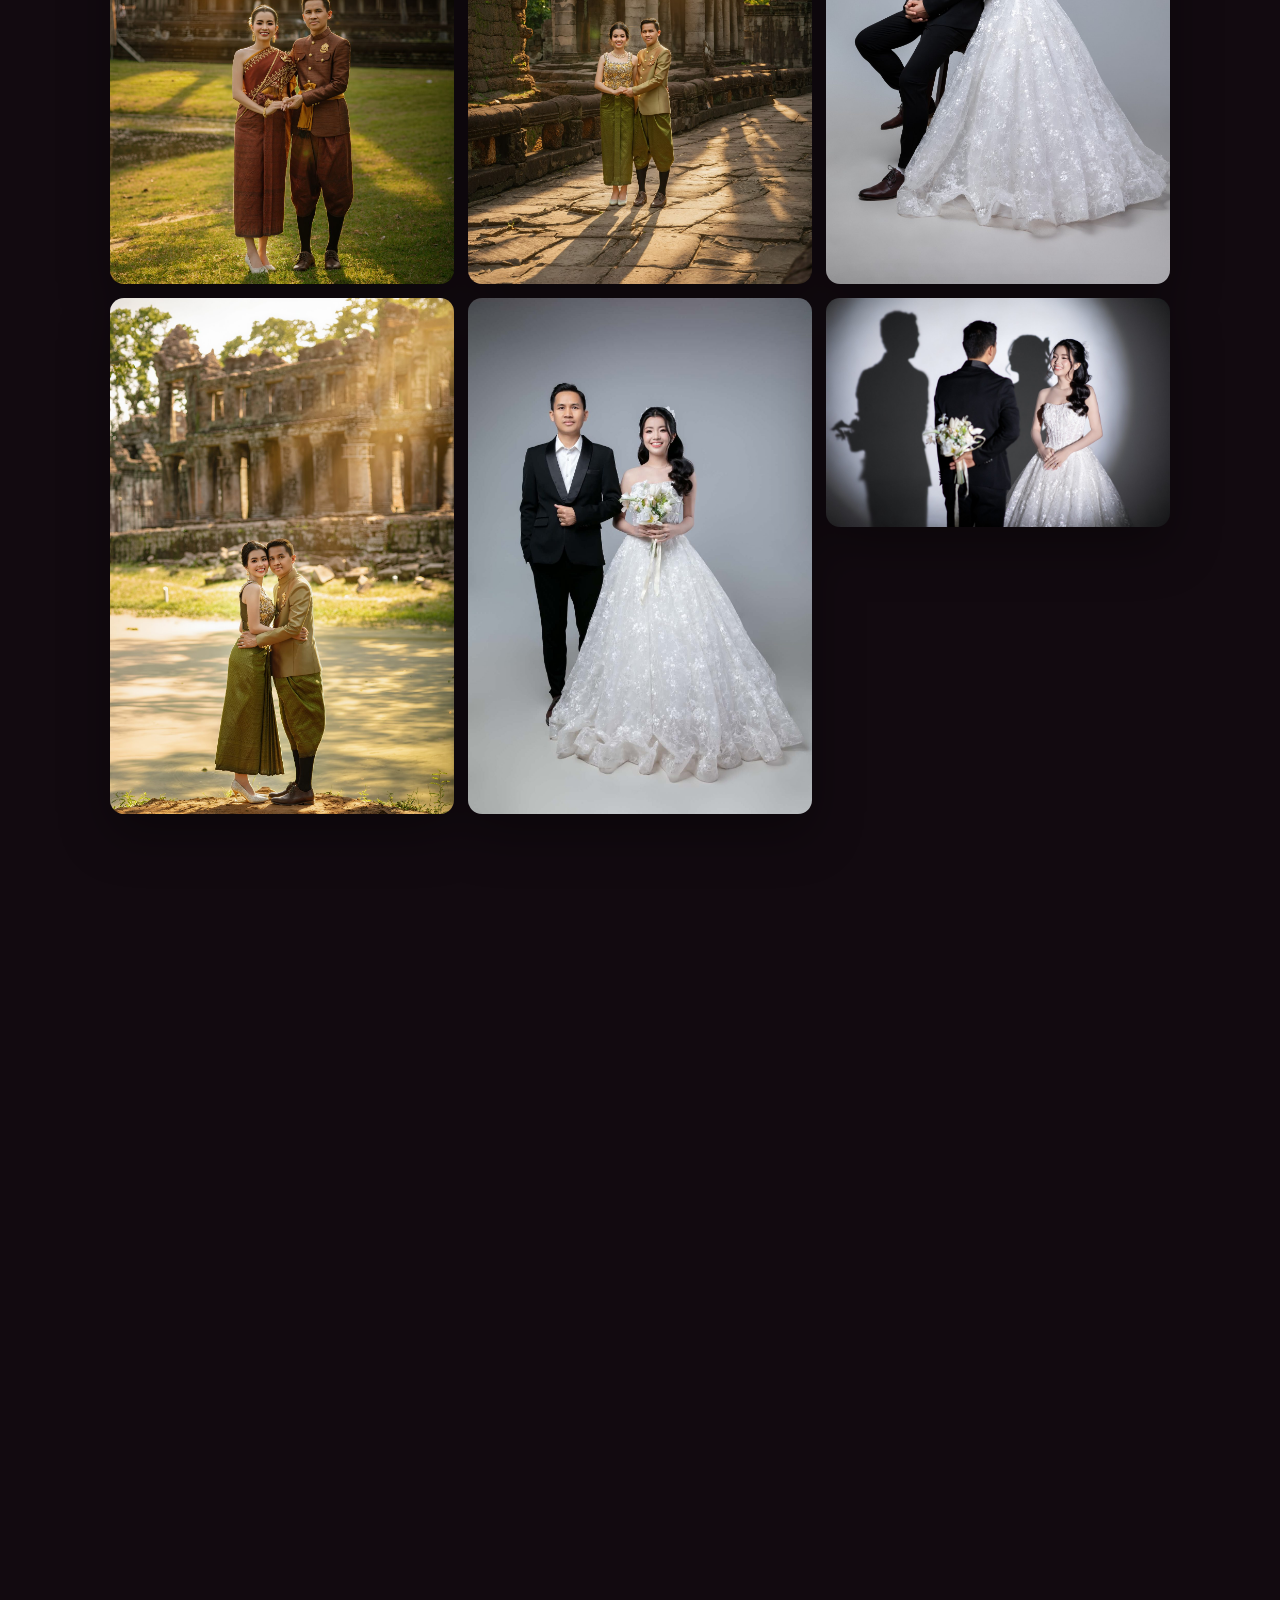
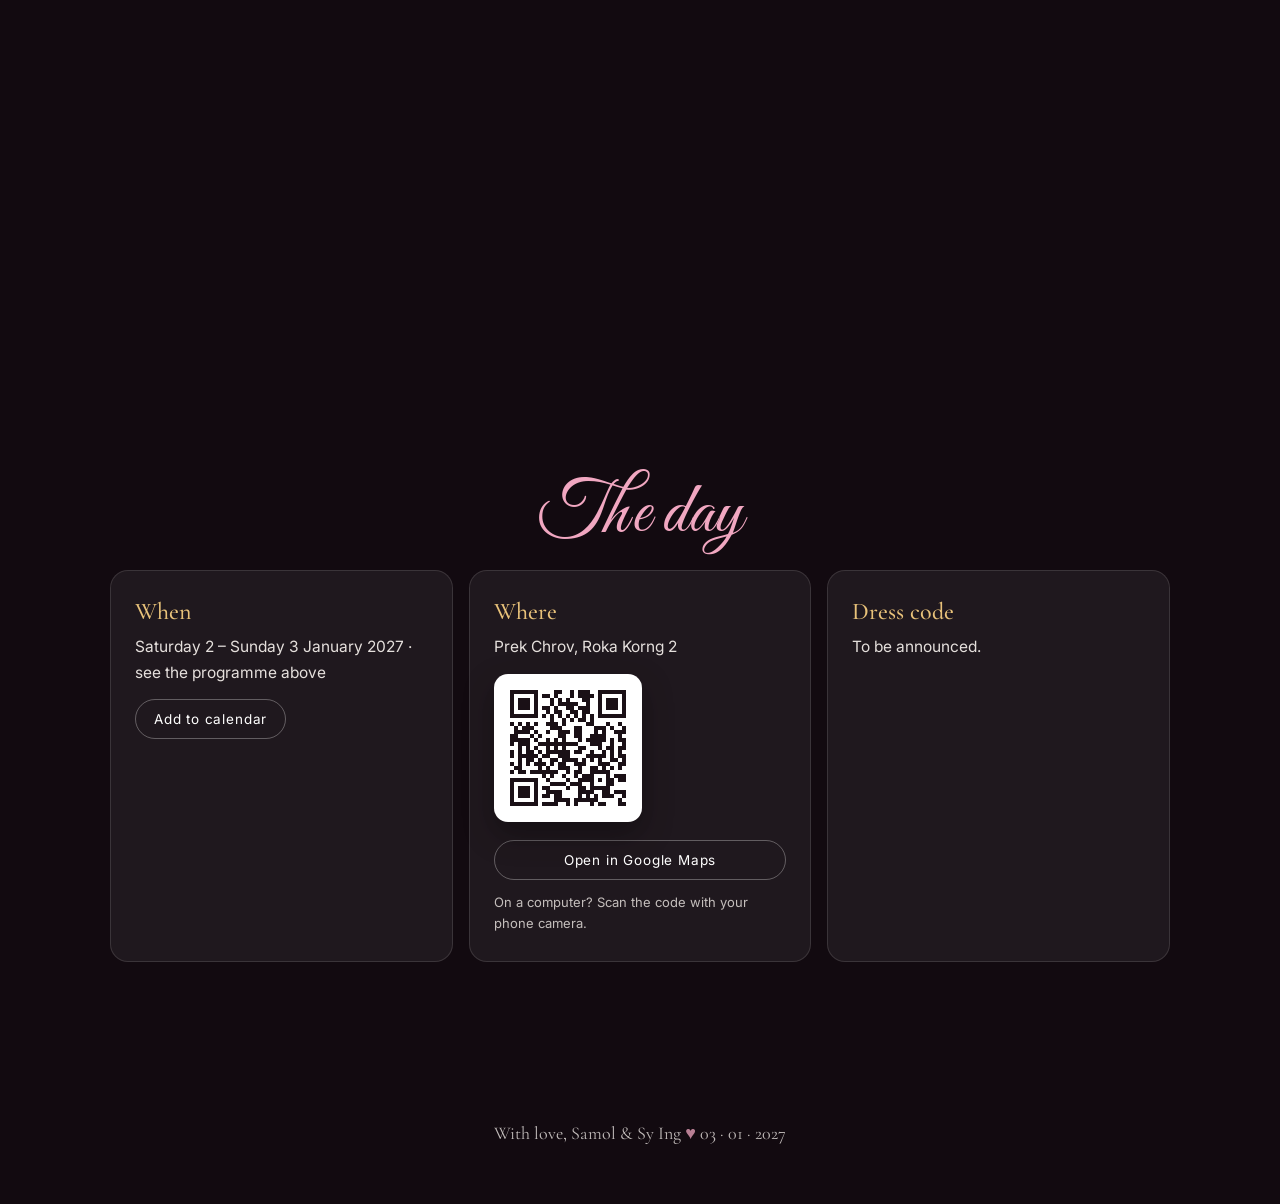
<file: wedding/index.html>
<!DOCTYPE html>
<html lang="en">
<head>
<meta charset="utf-8">
<meta name="viewport" content="width=device-width, initial-scale=1, viewport-fit=cover">
<title>Samol & Sy Ing · 3 January 2027</title>
<meta name="description" content="We are getting married on 3 January 2027 — counting down the days.">
<meta name="theme-color" content="#120a10">
<meta property="og:title" content="Samol & Sy Ing — 3 January 2027">
<meta property="og:description" content="Counting down to our wedding day.">
<meta property="og:image" content="https://samolkhoeurn.github.io/assets/photos/wedding-01.jpg">
<link rel="icon" href="data:image/svg+xml,%3Csvg xmlns='http://www.w3.org/2000/svg' viewBox='0 0 64 64'%3E%3Crect width='64' height='64' rx='14' fill='%23120a10'/%3E%3Cpath d='M32 50s-15-9.3-19-18.5C10.5 25 14.7 18 21.7 18c4 0 6.8 2.2 10.3 6 3.5-3.8 6.3-6 10.3-6 7 0 11.2 7 8.7 13.5C47 40.7 32 50 32 50z' fill='%23f1a7c1'/%3E%3C/svg%3E">
<link rel="preconnect" href="https://fonts.googleapis.com"><link rel="preconnect" href="https://fonts.gstatic.com" crossorigin>
<link rel="stylesheet" href="https://fonts.googleapis.com/css2?family=Great+Vibes&family=Cormorant+Garamond:ital,wght@0,300;0,400;0,500;0,600;1,400&family=Inter:wght@300;400;500&family=Kantumruy+Pro:wght@400;500;600&family=Moul&display=swap">
<link rel="stylesheet" href="https://fonts.googleapis.com/css2?family=Noto+Serif+SC:wght@500&text=%E5%8F%8C%E5%90%91%E5%A5%94%E8%B5%B4%EF%BC%8C%E7%BB%88%E6%9C%89%E5%BD%92%E9%80%94&display=swap">
<link rel="stylesheet" href="../assets/site.css">
<style>
:root{--rose:#f1a7c1;--gold:#e8c27a;--ink:#fbf6f2;--bg:#120a10}
html{scroll-behavior:smooth}
body{background:var(--bg);color:var(--ink);font-family:"Inter",system-ui,sans-serif}
.serif{font-family:"Cormorant Garamond",Georgia,serif}
/* ---------- hero with photo slideshow ---------- */
.hero{position:relative;min-height:100svh;display:grid;place-items:center;text-align:center;overflow:hidden;isolation:isolate}
.slides{position:absolute;inset:0;z-index:-2}
.slide{position:absolute;inset:-5%;background-position:center;background-size:cover;opacity:0;transition:opacity 2.2s ease-in-out;will-change:transform,opacity}
.slide.on{opacity:1}
.slide.kb-a{animation:kbA 16s linear forwards}.slide.kb-b{animation:kbB 16s linear forwards}.slide.kb-c{animation:kbC 16s linear forwards}
@keyframes kbA{from{transform:scale(1.02) translate(0,0)}to{transform:scale(1.12) translate(-2%,-1%)}}
@keyframes kbB{from{transform:scale(1.12) translate(2%,1%)}to{transform:scale(1.02) translate(0,0)}}
@keyframes kbC{from{transform:scale(1.04) translate(-1%,1.5%)}to{transform:scale(1.12) translate(1.5%,-1%)}}
.veil{position:absolute;inset:0;z-index:-1;background:
  radial-gradient(90% 70% at 50% 60%,rgba(18,10,16,.28) 0%,rgba(18,10,16,.55) 60%,rgba(18,10,16,.82) 100%),
  linear-gradient(180deg,rgba(18,10,16,.45),rgba(18,10,16,.15) 35%,rgba(18,10,16,.75) 100%)}
canvas#petals{position:fixed;inset:0;z-index:1;pointer-events:none}
.hero .inner{position:relative;z-index:2;padding:110px 20px 90px;max-width:1180px;width:100%;display:grid;grid-template-columns:1fr;gap:40px;align-items:center}
.frame{display:none;position:relative;aspect-ratio:2/3;max-height:76vh;width:100%;max-width:520px;justify-self:center;border-radius:26px;overflow:hidden;
  box-shadow:0 40px 100px rgba(0,0,0,.55),0 0 0 1px rgba(255,255,255,.14);animation:rise 1.6s .6s both}
.frame .slide{inset:0;transform-origin:50% 45%}
/* photos whose heads sit near the top edge: blurred copy fills the frame, sharp photo slightly inset so there is air above the head */
.frame .slide.pad{background:none}
.frame .slide.pad b{position:absolute;inset:-10%;background:var(--img) center/cover no-repeat;filter:blur(16px) brightness(.85)}
.frame .slide.pad i{position:absolute;inset:7% 4% 3%;background:var(--img) center/contain no-repeat;box-shadow:0 18px 50px rgba(0,0,0,.35)}
.frame .slide.kb-a{animation:fkA 16s linear forwards}.frame .slide.kb-b{animation:fkB 16s linear forwards}.frame .slide.kb-c{animation:fkC 16s linear forwards}
@keyframes fkA{from{transform:scale(1)}to{transform:scale(1.07)}}
@keyframes fkB{from{transform:scale(1.07)}to{transform:scale(1)}}
@keyframes fkC{from{transform:scale(1.02)}to{transform:scale(1.08)}}
.frame::after{content:"";position:absolute;inset:0;border-radius:inherit;box-shadow:inset 0 0 0 1px rgba(255,255,255,.08);pointer-events:none}
@media (min-width:900px){
  .hero .inner{grid-template-columns:minmax(0,1.1fr) minmax(0,.9fr);text-align:left;padding:80px 40px 56px;gap:48px}.hero .copy{min-width:0}
  .hero .names{font-size:clamp(44px,5.4vw,96px);line-height:1}
  .hero .num{font-size:clamp(38px,5.6vw,80px)}.hero .unit{padding:12px 6px 10px;min-width:clamp(60px,8.5vw,112px)}.hero .count{gap:18px;justify-content:flex-start}
  .hero .eyebrow{margin-bottom:14px}.hero .tag{margin-top:10px;margin-left:0}.hero .when{margin-top:18px;margin-left:0}.hero .rule{margin:22px 0}
  .hero .count.five{gap:12px}.hero .count.five .unit{min-width:clamp(54px,6.6vw,92px);padding:10px 4px 8px}.hero .count.five .num{font-size:clamp(34px,4.6vw,66px)}
  .hero .frame{display:block;max-height:72vh;max-width:none}
  .hero .slides{filter:blur(26px) brightness(.55) saturate(1.1);transform:scale(1.12)}
}
.eyebrow{font-size:13px;letter-spacing:.42em;text-transform:uppercase;opacity:.8;margin-bottom:22px;animation:rise 1.4s .2s both}
.names{font-family:"Great Vibes",cursive;font-size:clamp(36px,11.5vw,150px);line-height:1.05;white-space:nowrap;color:#fff;text-shadow:0 6px 40px rgba(0,0,0,.45);animation:rise 1.6s .5s both}
.names .amp{color:var(--rose);font-size:.75em;margin:0 .32em;display:inline-block;transform:translateY(-.08em)}
.tag{margin:18px auto 0;font-size:clamp(18px,2.4vw,26px);font-weight:300;letter-spacing:.14em;text-transform:uppercase;opacity:.92;animation:rise 1.6s .8s both}
.when{margin:26px auto 0;font-size:clamp(16px,2vw,21px);letter-spacing:.08em;opacity:.9;animation:rise 1.6s 1s both}
.when b{font-weight:500;color:var(--gold)}
.rule{width:72px;height:1px;margin:30px auto;background:linear-gradient(90deg,transparent,var(--gold),transparent);animation:rise 1.6s 1.1s both}
/* countdown */
.count{display:flex;justify-content:center;flex-wrap:wrap;gap:clamp(10px,3vw,34px);margin-top:6px;animation:rise 1.6s 1.2s both}
.unit{min-width:clamp(64px,14vw,150px);padding:16px 8px 14px;border-radius:18px;background:rgba(255,255,255,.07);border:1px solid rgba(255,255,255,.14);backdrop-filter:blur(10px);-webkit-backdrop-filter:blur(10px)}
.num{font-family:"Cormorant Garamond",serif;font-weight:500;font-size:clamp(44px,9vw,104px);line-height:1;font-variant-numeric:lining-nums tabular-nums;display:block;height:1em;overflow:hidden;position:relative}
.num span{display:block;transition:transform .5s cubic-bezier(.2,.8,.2,1),opacity .5s}
.num.flip span.out{transform:translateY(-100%);opacity:0;position:absolute;inset:0}
.num.flip span.in{animation:rollIn .5s cubic-bezier(.2,.8,.2,1)}
@keyframes rollIn{from{transform:translateY(100%);opacity:0}to{transform:none;opacity:1}}
.lbl{display:block;margin-top:8px;font-size:11px;letter-spacing:.3em;text-transform:uppercase;opacity:.72}
.since{font-family:"Cormorant Garamond",serif;font-style:italic;font-size:clamp(17px,2vw,22px);opacity:.85;margin-top:18px;animation:rise 1.6s 1.3s both}
.married{display:none;font-family:"Great Vibes",cursive;font-size:clamp(40px,7vw,90px);color:var(--rose)}
.scroll{position:absolute;left:50%;bottom:26px;transform:translateX(-50%);z-index:2;font-size:11px;letter-spacing:.3em;text-transform:uppercase;opacity:.65;text-decoration:none;color:#fff;animation:bob 2.4s ease-in-out infinite}
@keyframes bob{0%,100%{transform:translate(-50%,0)}50%{transform:translate(-50%,6px)}}
@keyframes rise{from{opacity:0;transform:translateY(22px)}to{opacity:1;transform:none}}
/* ---------- sections ---------- */
section.block{position:relative;z-index:2;padding:clamp(70px,10vw,120px) 20px;max-width:1100px;margin:0 auto}
h2{font-family:"Great Vibes",cursive;font-weight:400;font-size:clamp(44px,6vw,72px);color:var(--rose);text-align:center;margin:0 0 10px}
.lead{text-align:center;max-width:640px;margin:0 auto 46px;font-family:"Cormorant Garamond",serif;font-size:clamp(19px,2.2vw,24px);line-height:1.6;opacity:.9}
#story .lead{margin-bottom:26px}
.motto{text-align:center;margin:0 auto 46px;color:var(--gold);font-family:"Noto Serif SC","Songti SC","STSong","SimSun",serif;font-weight:500;font-size:clamp(26px,3.6vw,38px);letter-spacing:.18em;line-height:1.4}
.motto .en{display:block;margin-top:10px;color:var(--ink);font-family:"Cormorant Garamond",serif;font-style:italic;font-weight:400;font-size:clamp(16px,1.8vw,19px);letter-spacing:0;opacity:.8}
.reveal{opacity:0;transform:translateY(26px);transition:opacity 1s ease,transform 1s cubic-bezier(.2,.8,.2,1)}
.reveal.in{opacity:1;transform:none}
/* gallery */
.gallery{columns:3 280px;column-gap:14px}
.gallery figure{margin:0 0 14px;break-inside:avoid;border-radius:14px;overflow:hidden;position:relative;cursor:zoom-in;box-shadow:0 20px 50px rgba(0,0,0,.35)}
.gallery img{width:100%;height:auto;transition:transform 1.2s cubic-bezier(.2,.8,.2,1),filter 1.2s}
.gallery figure:hover img{transform:scale(1.05);filter:brightness(1.06)}
.light{position:fixed;inset:0;z-index:60;background:rgba(8,4,7,.92);display:none;place-items:center;padding:20px;cursor:zoom-out}
.light.on{display:grid}
.light img{max-width:min(96vw,1400px);max-height:92vh;border-radius:10px;box-shadow:0 30px 80px rgba(0,0,0,.6)}
/* invitation (shown only with a personal link ?i=code). The card is laid out at a fixed 720 px and scaled as a whole,
   so every line breaks in exactly the same place on every screen. */
#invite{display:none}
.invite-wrap{display:flex;justify-content:center;align-items:flex-start;overflow:visible}
.invite{width:720px;flex:none;transform-origin:top center;padding:44px 48px 40px;border-radius:26px;text-align:center;position:relative;
  background:linear-gradient(180deg,rgba(255,255,255,.09),rgba(255,255,255,.04));border:1px solid rgba(232,194,122,.45);box-shadow:0 30px 80px rgba(0,0,0,.45)}
.invite::before{content:"";position:absolute;inset:10px;border:1px solid rgba(232,194,122,.25);border-radius:18px;pointer-events:none}
.invite .km{font-family:"Kantumruy Pro",sans-serif;line-height:1.9;white-space:nowrap}
.invite .ttl{font-family:"Moul","Kantumruy Pro",serif;color:var(--gold);font-size:30px;line-height:1.8;margin-bottom:18px;white-space:nowrap}
.invite .parents{display:grid;grid-template-columns:1fr 1fr;gap:14px;margin:10px 0 18px;font-size:15px}
.invite .parents b{display:block;color:var(--gold);font-weight:600;font-size:13px;letter-spacing:.04em;margin-bottom:4px}
.invite .guest{font-size:28px;font-weight:600;color:var(--gold);text-shadow:0 0 18px rgba(232,194,122,.35);margin:14px 0 6px;line-height:1.7;white-space:normal}
.invite .couple{font-size:24px;font-weight:600;margin:12px 0;line-height:1.9}
.invite .couple span{color:var(--rose)}
.invite p{margin:0 0 10px;font-size:15.5px}
.invite .en{margin-top:22px;padding-top:18px;border-top:1px solid rgba(255,255,255,.12);font-family:"Cormorant Garamond",serif;font-size:17px;line-height:1.6;opacity:.85;white-space:normal}
.herolink{display:inline-block;margin-top:22px;padding:10px 18px;border-radius:999px;border:1px solid rgba(232,194,122,.6);color:var(--gold);text-decoration:none;font-family:"Kantumruy Pro",sans-serif;font-size:15px;animation:rise 1.6s 1.4s both}
[hidden]{display:none !important}
/* programme */
.prog{display:grid;grid-template-columns:repeat(auto-fit,minmax(300px,1fr));gap:18px}
.day{padding:26px 24px 18px;border-radius:20px;background:rgba(255,255,255,.06);border:1px solid rgba(255,255,255,.12)}
.day h3{margin:0 0 4px;font-family:"Cormorant Garamond",serif;font-weight:500;font-size:26px;color:var(--gold)}
.day .km{font-family:"Kantumruy Pro","Inter",sans-serif;font-size:15px;opacity:.85;margin-bottom:16px;line-height:1.6}
.day ol{list-style:none;margin:0;padding:0}
.day li{display:grid;grid-template-columns:76px 1fr;gap:12px;padding:11px 0;border-top:1px solid rgba(255,255,255,.08)}
.day li:first-child{border-top:0}
.day time{font-family:"Cormorant Garamond",serif;font-size:20px;font-weight:600;color:var(--gold);font-variant-numeric:lining-nums tabular-nums;white-space:nowrap}
.day .t{font-family:"Kantumruy Pro","Inter",sans-serif;font-size:15.5px;line-height:1.6}
.day .e{display:block;font-size:13.5px;opacity:.72;margin-top:2px;line-height:1.5}
/* details */
.cards{display:grid;grid-template-columns:repeat(auto-fit,minmax(240px,1fr));gap:16px}
.card{padding:26px 24px;border-radius:18px;background:rgba(255,255,255,.06);border:1px solid rgba(255,255,255,.12)}
.card h3{margin:0 0 8px;font-family:"Cormorant Garamond",serif;font-weight:500;font-size:24px;color:var(--gold)}
.card p{margin:0;line-height:1.65;opacity:.9;font-size:15.5px}
.where .qr{display:inline-block;margin-top:14px;padding:8px;background:#fff;border-radius:14px;box-shadow:0 12px 30px rgba(0,0,0,.35);transition:transform .3s}
.where .qr:hover{transform:scale(1.03)}
.where .qr img{display:block;width:132px;height:132px}
.where .small{font-size:13px;opacity:.75;margin-top:12px}
.where .btn{display:block;text-align:center;margin-top:14px}
.where .small a{color:var(--gold)}
.btn{display:inline-block;margin-top:14px;padding:11px 18px;border-radius:999px;border:1px solid rgba(255,255,255,.3);color:#fff;text-decoration:none;font-size:13.5px;letter-spacing:.06em;transition:background .3s,border-color .3s}
.btn:hover{background:rgba(255,255,255,.12);border-color:var(--gold)}
footer{position:relative;z-index:2;text-align:center;padding:40px 20px 60px;font-family:"Cormorant Garamond",serif;font-size:18px;opacity:.75}
footer .heart{color:var(--rose)}
@media (max-width:560px){.unit{padding:12px 4px 10px;border-radius:14px}.lbl{font-size:9.5px;letter-spacing:.2em}}
</style>
</head>
<body>
<nav class="sitenav" aria-label="Site">
  <a href="/home/">Home</a><a href="/wedding/" aria-current="page">Wedding</a>
</nav>
<canvas id="petals" aria-hidden="true"></canvas>

<header class="hero" id="top">
  <div class="slides" id="slides" aria-hidden="true"></div>
  <div class="veil" aria-hidden="true"></div>
  <div class="inner">
   <div class="copy">
    <div class="eyebrow">Save the date</div>
    <h1 class="names"><span id="n1">Samol</span><span class="amp">&amp;</span><span id="n2">Sy Ing</span></h1>
    <div class="tag">are getting married</div>
    <div class="when"><b id="whenText">Sunday, 3 January 2027</b><span id="whenPlace"></span></div>
    <div class="rule"></div>
    <div class="count" id="count" role="timer" aria-live="off">
      <div class="unit" id="yUnit" hidden><span class="num" id="y"><span>0</span></span><span class="lbl">Years</span></div>
      <div class="unit"><span class="num" id="d"><span>000</span></span><span class="lbl">Days</span></div>
      <div class="unit"><span class="num" id="h"><span>00</span></span><span class="lbl">Hours</span></div>
      <div class="unit"><span class="num" id="m"><span>00</span></span><span class="lbl">Minutes</span></div>
      <div class="unit"><span class="num" id="s"><span>00</span></span><span class="lbl">Seconds</span></div>
    </div>
    <div class="married" id="married">Just married ♥</div>
    <div class="since" id="since" hidden>…and every day since, a little more in love.</div>
    <a class="herolink" id="heroInvite" href="#invite" hidden>មើលសំបុត្រអញ្ជើញ ↓</a>
   </div>
   <div class="frame" id="frame" aria-hidden="true"></div>
  </div>
  <a class="scroll" href="#story">Scroll</a>
</header>

<section class="block" id="invite">
  <div class="invite-wrap reveal" id="inviteWrap">
  <div class="invite" id="inviteCard">
    <div class="ttl">សិរីសួស្តី មង្គលអាពាហ៍ពិពាហ៍</div>
    <div class="parents km">
      <div><b>ខាងកូនកំលោះ</b>លោក ឃី ឃឿន និង លោកស្រី សយ លាង</div>
      <div><b>ខាងកូនក្រមុំ</b>លោក ហុង ផេង និង លោកស្រី គឹម ភាព</div>
    </div>
    <p class="km">មានកិត្តិយសសូមគោរពអញ្ជើញ</p>
    <div class="guest km" id="guestName">…</div>
    <p class="km">អញ្ជើញចូលរួមជាភ្ញៀវកិត្តិយស ក្នុងពិធីសិរីមង្គលអាពាហ៍ពិពាហ៍ របស់កូនប្រុស–កូនស្រីរបស់យើងខ្ញុំ</p>
    <div class="couple km">កូនប្រុសនាម <span>ខឿន សាម៉ុល</span> &nbsp;ជាមួយ&nbsp; កូនស្រីនាម <span>ហុង ស៊ីអ៊ីង</span></div>
    <p class="km">ដែលនឹងប្រព្រឹត្តទៅនៅ <b>ថ្ងៃអាទិត្យ ទី០៣ ខែមករា ឆ្នាំ២០២៧</b><br>នៅភូមិព្រែកជ្រៅ រកាកោង២</p>
    <p class="km">វត្តមានដ៏ឧត្តុង្គឧត្តមរបស់លោក លោកស្រី គឺជាកិត្តិយសដ៏ខ្ពង់ខ្ពស់សម្រាប់គ្រួសារយើងខ្ញុំ។<br>សូមគោរពអរគុណ។</p>
    <div class="en">Mr Khy Khoeurn &amp; Mrs Sory Leang, together with Mr Hong Pheng &amp; Mrs Kim Pheap, request the honour of your presence at the wedding of their children <b>Khoeurn Samol</b> and <b>Hong Sy Ing</b>, on Sunday 3 January 2027 at Prek Chrov, Roka Korng 2.</div>
  </div>
  </div>
</section>

<section class="block" id="story">
  <h2 class="reveal">Our story</h2>
  <p class="lead reveal" id="storyText">Two people, one road, and a date circled on the calendar. We would love you to share the day with us.</p>
  <p class="motto reveal" lang="zh-Hans">双向奔赴，终有归途<span class="en">Two hearts running towards each other will always find their way home.</span></p>
</section>

<section class="block" id="programme">
  <h2 class="reveal">Programme</h2>
  <p class="lead reveal"><span style="font-family:'Kantumruy Pro',sans-serif;font-size:.85em">កម្មវិធីសិរីមង្គលអាពាហ៍ពិពាហ៍</span><br>The traditional Khmer wedding ceremony, over two days.</p>
  <div class="prog">
    <div class="day reveal">
      <h3>Day 1 · Saturday, 2 January 2027</h3>
      <div class="km">កម្មវិធីទី១ · ថ្ងៃសៅរ៍ ទី០២ ខែមករា ឆ្នាំ២០២៧</div>
      <ol>
        <li><time>3:00 pm</time><span class="t">ពិធីសែនក្រុងពាលី<span class="e">Offering to the guardian spirits of the land</span></span></li>
        <li><time>4:00 pm</time><span class="t">ពិធីសូត្រមន្តចម្រើនព្រះបរិត្ត<span class="e">Monks chant the Paritta blessing</span></span></li>
        <li><time>6:30 pm</time><span class="t">អញ្ជើញភ្ញៀវកិត្តិយសពិសាអាហារពេលល្ងាច<span class="e">Dinner for our honoured guests</span></span></li>
      </ol>
    </div>
    <div class="day reveal">
      <h3>Day 2 · Sunday, 3 January 2027</h3>
      <div class="km">កម្មវិធីទី២ · ថ្ងៃអាទិត្យ ទី០៣ ខែមករា ឆ្នាំ២០២៧</div>
      <ol>
        <li><time>6:30 am</time><span class="t">ជួបជុំភ្ញៀវកិត្តិយសដើម្បីរៀបចំហែជំនូន<span class="e">Guests gather to prepare the dowry procession</span></span></li>
        <li><time>7:00 am</time><span class="t">ពិធីហែជំនូនកំណត់ចូលរោងជ័យ<span class="e">Hae Chamnoun — the groom's procession enters the wedding hall</span></span></li>
        <li><time>7:30 am</time><span class="t">ពិធីចៅមហានិយាយជើងការ សែនព្រេន រៀបរាប់ផ្លែឈើ និងពិសាភោជនាហារពេលព្រឹក<span class="e">The Maha opens the ceremony, presents the fruit trays and offerings to the ancestors; breakfast</span></span></li>
        <li><time>8:00 am</time><span class="t">ពិធីបំពាក់ចិញ្ចៀន<span class="e">Exchange of rings</span></span></li>
        <li><time>9:00 am</time><span class="t">ពិធីកាត់សក់បង្កក់សិរី កូនប្រុស-កូនស្រី<span class="e">Kat Sok — the symbolic hair-cutting for the bride and groom</span></span></li>
        <li><time>11:00 am</time><span class="t">ពិធីសំពះផ្ទឹម ចងដៃ បង្វិលពពិល និងព្រះថោង នាងនាគ<span class="e">Sampeah Phtoem — the pairing ceremony: tying of the wrists, Bangvel Popil, and Preah Thong Neang Neak</span></span></li>
        <li><time>12:00 pm</time><span class="t">អញ្ជើញភ្ញៀវកិត្តិយសពិសាអាហារថ្ងៃត្រង់ · បញ្ចប់កិច្ចអាពាហ៍ពិពាហ៍<span class="e">Lunch for our honoured guests — close of the wedding ceremony</span></span></li>
        <li><time>5:00 pm</time><span class="t">អញ្ជើញភ្ញៀវកិត្តិយសពិសាភោជនាហារ<span class="e">Reception dinner</span></span></li>
      </ol>
    </div>
  </div>
</section>

<section class="block" id="gallery">
  <h2 class="reveal">Moments</h2>
  <div class="gallery" id="grid"></div>
</section>

<section class="block" id="details">
  <h2 class="reveal">The day</h2>
  <div class="cards">
    <div class="card reveal"><h3>When</h3><p id="detWhen">Sunday, 3 January 2027</p><a class="btn" href="#" id="ics">Add to calendar</a></div>
    <div class="card reveal where"><h3>Where</h3><p id="detWhere">Venue to be announced.</p>
      <a class="qr" id="mapLink" href="#" target="_blank" rel="noopener" aria-label="Open the venue in Google Maps"><img src="../assets/map-qr.svg" alt="QR code to the venue on Google Maps" width="132" height="132"></a>
      <a class="btn" id="mapLink2" href="#" target="_blank" rel="noopener">Open in Google Maps</a>
      <p class="small">On a computer? Scan the code with your phone camera.</p></div>
    <div class="card reveal"><h3>Dress code</h3><p id="detDress">To be announced.</p></div>
  </div>
</section>

<div class="light" id="light" role="dialog" aria-label="Photo"><img id="lightImg" alt=""></div>
<footer>With love, <span id="footNames">Samol &amp; Sy Ing</span> <span class="heart">♥</span> 03 · 01 · 2027</footer>

<script>
(() => {
  // ============ EDIT HERE ============
  const CONFIG = {
    names: ["Samol", "Sy Ing"],                 // the two names as they should appear
    date: "2027-01-03T00:00:00+07:00",           // wedding day (Cambodia time)
    dateText: "Sunday, 3 January 2027",
    marriedAt: "2027-01-03T12:00:00+07:00",     // after the last ceremony the page switches to "Just married"
    countFrom: "2027-01-04T00:00:00+07:00",     // the "married for…" clock counts up from here
    togetherAt: "2027-01-11T00:00:00+07:00",    // one week of "Just married", then the count-up clock
    daysText: "Saturday 2 – Sunday 3 January 2027",
    place: "",                                   // e.g. "Phnom Penh" (shown after the date when set)
    venue: "Prek Chrov, Roka Korng 2",
    map: "https://maps.app.goo.gl/FjZz7G5bWVqtrBjw7",   // Google Maps link (also encoded in assets/map-qr.svg)
    dress: "To be announced.",
    photos: ["wedding-01.jpg", "wedding-02.jpg", "wedding-03.jpg", "wedding-04.jpg", "wedding-05.jpg", "wedding-07.jpg", "wedding-10.jpg", "wedding-11.jpg", "wedding-12.jpg", "wedding-08.jpg", "wedding-13.jpg", "wedding-09.jpg"],  // gallery, files in /assets/photos/
    hero: ["wedding-01.jpg", "wedding-02.jpg", "wedding-03.jpg", "wedding-11.jpg", "wedding-04.jpg", "wedding-05.jpg", "wedding-07.jpg", "wedding-08.jpg"],  // slideshow order
    anchor: { "wedding-07.jpg": 1, "wedding-08.jpg": 1, "wedding-11.jpg": 1 },  // framed photo: show these slightly inset over a blurred copy, so heads near the top edge get some air
    focus: { "wedding-01.jpg": "center 38%", "wedding-02.jpg": "center 40%", "wedding-04.jpg": "center 35%", "wedding-05.jpg": "center 42%", "wedding-07.jpg": "center 30%", "wedding-08.jpg": "center 30%", "wedding-11.jpg": "center 30%" },  // where to keep in view when cropped
    slideSeconds: 7,
  };
  // ===================================
  const $ = (id) => document.getElementById(id);
  const P = (f) => `../assets/photos/${f}`;
  $("n1").textContent = CONFIG.names[0]; $("n2").textContent = CONFIG.names[1];
  $("footNames").textContent = `${CONFIG.names[0]} & ${CONFIG.names[1]}`;
  document.title = `${CONFIG.names[0]} & ${CONFIG.names[1]} · 3 January 2027`;
  $("whenText").textContent = CONFIG.dateText; $("detWhen").textContent = (CONFIG.daysText || CONFIG.dateText) + (CONFIG.place ? ` · ${CONFIG.place}` : "") + " · see the programme above";
  if (CONFIG.place) $("whenPlace").textContent = ` · ${CONFIG.place}`;
  $("detWhere").textContent = CONFIG.venue; $("detDress").textContent = CONFIG.dress; $("mapLink").href = CONFIG.map; $("mapLink2").href = CONFIG.map;

  // ---------- slideshow with crossfade + Ken Burns ----------
  const slidesEl = $("slides"), kb = ["kb-a", "kb-b", "kb-c"];
  const HERO = CONFIG.hero || CONFIG.photos, frameEl = $("frame");
  const mkSlides = (parent, focus) => HERO.map((f) => { const d = document.createElement("div"); d.className = "slide"; d.style.backgroundImage = `url("${P(f)}")`; d.style.backgroundPosition = focus ? ((CONFIG.focus || {})[f] || "center") : "center"; if (!focus && (CONFIG.anchor || {})[f]) { d.classList.add("pad"); d.style.setProperty("--img", `url("${P(f)}")`); d.innerHTML = "<b></b><i></i>"; } parent.appendChild(d); return d; });
  const slides = mkSlides(slidesEl, true), framed = mkSlides(frameEl, false);
  let cur = 0;
  function show(i) { [slides, framed].forEach((set) => set.forEach((s, k) => { s.classList.toggle("on", k === i); if (k === i) s.className = "slide on " + kb[i % 3]; })); }
  show(0);
  // preload the rest, then start rotating
  Promise.all(HERO.slice(1).map((f) => new Promise((r) => { const im = new Image(); im.onload = im.onerror = r; im.src = P(f); })))
    .then(() => setInterval(() => { cur = (cur + 1) % slides.length; show(cur); }, CONFIG.slideSeconds * 1000));

  // ---------- countdown ----------
  const target = new Date(CONFIG.date).getTime();
  const set = (id, v, w) => { const el = $(id), txt = String(v).padStart(w, "0"), old = el.querySelector("span:not(.out)"); if (old && old.textContent === txt) return;
    if (old) { old.classList.add("out"); setTimeout(() => old.remove(), 500); } const n = document.createElement("span"); n.className = "in"; n.textContent = txt; el.classList.add("flip"); el.appendChild(n); };
  const marriedAt = new Date(CONFIG.marriedAt || CONFIG.date).getTime();   // when the ceremony concludes
  let phase = "";
  function setPhase(p) {
    if (p === phase) return; phase = p;
    const tag = document.querySelector(".tag"), eyebrow = document.querySelector(".eyebrow"), m = $("married");
    if (p === "today") { $("count").style.display = "none"; m.style.display = "block"; m.textContent = "Today is the day ♥"; tag.textContent = "are getting married today"; eyebrow.textContent = "Sunday, 3 January 2027"; }
    else if (p === "married") { $("count").style.display = "none"; m.style.display = "block"; m.textContent = "Just married ♥"; tag.textContent = "are married"; eyebrow.textContent = "3 January 2027"; document.title = `${CONFIG.names[0]} & ${CONFIG.names[1]} · Just married`; }
    else if (p === "together") { m.style.display = "none"; $("count").style.display = ""; $("since").hidden = false; tag.textContent = "have been married for"; eyebrow.textContent = "Since 3 January 2027"; document.querySelector(".when").hidden = true; document.title = `${CONFIG.names[0]} & ${CONFIG.names[1]} · Married since 3 January 2027`; }
  }
  const countFrom = new Date(CONFIG.countFrom || CONFIG.date).getTime(), togetherAt = new Date(CONFIG.togetherAt || 0).getTime();
  function countUp() {   // years + days + h:m:s since countFrom (calendar-accurate years)
    const now = new Date(), start = new Date(countFrom);
    let years = now.getFullYear() - start.getFullYear(); const anniv = new Date(start); anniv.setFullYear(start.getFullYear() + years); if (anniv > now) { years--; anniv.setFullYear(start.getFullYear() + years); }
    const rest = now - anniv, d = Math.floor(rest / 864e5), h = Math.floor(rest / 36e5) % 24, mi = Math.floor(rest / 6e4) % 60, se = Math.floor(rest / 1e3) % 60;
    $("yUnit").hidden = years < 1; $("count").classList.toggle("five", years >= 1); if (years >= 1) set("y", years, 1);
    set("d", d, d >= 100 ? 3 : 2); set("h", h, 2); set("m", mi, 2); set("s", se, 2);
  }
  function tick() {
    const now = Date.now(), diff = target - now;
    if (togetherAt && now >= togetherAt) { setPhase("together"); countUp(); setTimeout(tick, 1000 - (now % 1000)); return; }
    if (now >= marriedAt) { setPhase("married"); setTimeout(tick, Math.min(60000, togetherAt - now)); return; }
    if (diff <= 0) { setPhase("today"); setTimeout(tick, Math.min(60000, marriedAt - now)); return; }
    const d = Math.floor(diff / 864e5), h = Math.floor(diff / 36e5) % 24, m = Math.floor(diff / 6e4) % 60, s = Math.floor(diff / 1e3) % 60;
    set("d", d, d >= 100 ? 3 : 2); set("h", h, 2); set("m", m, 2); set("s", s, 2);
    setTimeout(tick, 1000 - (Date.now() % 1000));
  }
  tick();

  // ---------- petals ----------
  const cv = $("petals"), ctx = cv.getContext("2d"); let W, H, petals = [], hearts = [];
  const reduce = matchMedia("(prefers-reduced-motion: reduce)").matches;
  function resize() { W = cv.width = innerWidth * devicePixelRatio; H = cv.height = innerHeight * devicePixelRatio; cv.style.width = innerWidth + "px"; cv.style.height = innerHeight + "px"; }
  resize(); addEventListener("resize", resize);
  const N = reduce ? 0 : Math.min(48, Math.round(innerWidth / 28));
  const mk = (top) => ({ x: Math.random() * W, y: top ? -40 : Math.random() * H, r: (5 + Math.random() * 8) * devicePixelRatio, a: Math.random() * Math.PI * 2, va: (Math.random() - .5) * .04, vy: (.35 + Math.random() * .7) * devicePixelRatio, sway: Math.random() * Math.PI * 2, sv: .008 + Math.random() * .012, amp: (10 + Math.random() * 24) * devicePixelRatio, hue: 330 + Math.random() * 25, al: .45 + Math.random() * .4 });
  for (let i = 0; i < N; i++) petals.push(mk(false));
  function petal(p) { ctx.save(); ctx.translate(p.x + Math.sin(p.sway) * p.amp, p.y); ctx.rotate(p.a); ctx.fillStyle = `hsla(${p.hue},80%,82%,${p.al})`; ctx.beginPath();
    ctx.moveTo(0, -p.r); ctx.bezierCurveTo(p.r, -p.r, p.r, p.r * .6, 0, p.r); ctx.bezierCurveTo(-p.r, p.r * .6, -p.r, -p.r, 0, -p.r); ctx.fill(); ctx.restore(); }
  function heart(hh) { ctx.save(); ctx.translate(hh.x, hh.y); ctx.scale(hh.s, hh.s); ctx.globalAlpha = hh.al; ctx.fillStyle = "#f1a7c1"; ctx.beginPath();
    ctx.moveTo(0, 6); ctx.bezierCurveTo(-12, -6, -8, -16, 0, -10); ctx.bezierCurveTo(8, -16, 12, -6, 0, 6); ctx.fill(); ctx.restore(); }
  function frame() {
    ctx.clearRect(0, 0, W, H);
    for (const p of petals) { p.y += p.vy; p.a += p.va; p.sway += p.sv; if (p.y > H + 40) Object.assign(p, mk(true)); petal(p); }
    hearts = hearts.filter((hh) => hh.al > 0); for (const hh of hearts) { hh.y -= 1.2 * devicePixelRatio; hh.al -= .012; hh.s += .01; heart(hh); }
    if (petals.length || hearts.length) requestAnimationFrame(frame);
  }
  if (N) requestAnimationFrame(frame);
  addEventListener("pointerdown", (e) => { if (e.target.closest("a,button,.gallery,.light")) return; for (let i = 0; i < 7; i++) hearts.push({ x: e.clientX * devicePixelRatio + (Math.random() - .5) * 40, y: e.clientY * devicePixelRatio, s: (1 + Math.random()) * devicePixelRatio, al: .9 }); if (!petals.length) requestAnimationFrame(frame); });

  // ---------- gallery + lightbox ----------
  const grid = $("grid"), light = $("light"), lightImg = $("lightImg");
  CONFIG.photos.forEach((f, i) => { const fig = document.createElement("figure"); fig.className = "reveal"; fig.style.transitionDelay = (i % 3) * 120 + "ms";
    const im = document.createElement("img"); im.loading = "lazy"; im.src = P(f); im.alt = `Pre-wedding photo ${i + 1}`; fig.appendChild(im); grid.appendChild(fig);
    fig.addEventListener("click", () => { lightImg.src = P(f); light.classList.add("on"); }); });
  light.addEventListener("click", () => light.classList.remove("on"));
  addEventListener("keydown", (e) => { if (e.key === "Escape") light.classList.remove("on"); });

  // ---------- scroll reveal ----------
  const io = new IntersectionObserver((es) => es.forEach((en) => { if (en.isIntersecting) { en.target.classList.add("in"); io.unobserve(en.target); } }), { threshold: .12 });
  document.querySelectorAll(".reveal").forEach((el) => io.observe(el));

  // ---------- add to calendar (.ics) ----------
  $("ics").addEventListener("click", (e) => { e.preventDefault();
    const ics = ["BEGIN:VCALENDAR", "VERSION:2.0", "PRODID:-//samol.me//wedding//EN", "BEGIN:VEVENT", `UID:wedding-20270103@samol.me`, `DTSTAMP:${new Date().toISOString().replace(/[-:]/g, "").slice(0, 15)}Z`,
      "DTSTART;VALUE=DATE:20270102", "DTEND;VALUE=DATE:20270104", `SUMMARY:Wedding of ${CONFIG.names[0]} & ${CONFIG.names[1]}`, `LOCATION:${CONFIG.place || CONFIG.map || ""}`, "URL:https://samol.me/wedding/", "END:VEVENT", "END:VCALENDAR"].join("\r\n");
    const a = document.createElement("a"); a.href = URL.createObjectURL(new Blob([ics], { type: "text/calendar" })); a.download = "wedding-3-jan-2027.ics"; a.click(); setTimeout(() => URL.revokeObjectURL(a.href), 1000); });
})();

// ---------- personal invitation (only when the link carries ?i=code) ----------
(async () => {
  const code = (new URLSearchParams(location.search).get("i") || "").trim().toLowerCase();
  if (!/^[a-z0-9]{4,12}$/.test(code)) return;
  const $ = (id) => document.getElementById(id);
  const sec = $("invite"), wrap = $("inviteWrap"), card = $("inviteCard"); sec.style.display = "block";
  // scale the fixed-width card to the available width, keeping every line break identical on every screen
  const fit = () => { const avail = sec.clientWidth - 40, k = Math.min(1, avail / card.offsetWidth); card.style.transform = `scale(${k})`; wrap.style.height = Math.round(card.offsetHeight * k) + "px"; };
  fit(); addEventListener("resize", fit); if (document.fonts) document.fonts.ready.then(fit); setTimeout(fit, 600);
  try {
    const [{ initializeApp, getApps }, fs, cfg] = await Promise.all([
      import("https://www.gstatic.com/firebasejs/10.14.1/firebase-app.js"),
      import("https://www.gstatic.com/firebasejs/10.14.1/firebase-firestore.js"),
      import("/quiz/firebase-config.js"),
    ]);
    const app = getApps().length ? getApps()[0] : initializeApp(cfg.firebaseConfig), db = fs.getFirestore(app);
    const snap = await fs.getDoc(fs.doc(db, "guests", code));
    if (!snap.exists()) { $("guestName").textContent = "—"; fit(); return; }
    const guest = snap.data();
    $("guestName").textContent = guest.name; fit();
    const hl = $("heroInvite"); hl.hidden = false; hl.href = `?i=${code}#invite`; hl.addEventListener("click", (e) => { e.preventDefault(); sec.scrollIntoView({ behavior: "smooth", block: "start" }); });
    document.title = `ការអញ្ជើញ · ${guest.name} · Samol & Sy Ing`;
    setTimeout(() => { fit(); sec.scrollIntoView({ behavior: "smooth", block: "start" }); }, 900);
  } catch (e) { $("guestName").textContent = "—"; fit(); }
})();
</script>
</body>
</html>
</file>
<file: assets/site.css>
/* Shared bits for samol.me — fonts, reset, the corner navigation pill, reduced-motion support */
*,*::before,*::after{box-sizing:border-box}
html{-webkit-text-size-adjust:100%}
body{margin:0;font-family:"Inter","Kantumruy Pro",system-ui,-apple-system,"Segoe UI",sans-serif;-webkit-font-smoothing:antialiased}
a{color:inherit}
img{display:block;max-width:100%}
:focus-visible{outline:2px solid #e2b236;outline-offset:3px;border-radius:6px}

/* Corner navigation (top-right), used on every page */
.sitenav{position:fixed;top:18px;right:18px;z-index:50;display:flex;gap:6px;padding:6px;border-radius:999px;
  background:rgba(12,14,20,.42);backdrop-filter:blur(14px);-webkit-backdrop-filter:blur(14px);border:1px solid rgba(255,255,255,.14)}
.sitenav a{color:#fff;text-decoration:none;font-size:13px;font-weight:600;letter-spacing:.02em;padding:8px 14px;border-radius:999px;opacity:.85;transition:background .25s,opacity .25s}
.sitenav a:hover,.sitenav a[aria-current="page"]{background:rgba(255,255,255,.16);opacity:1}
@media (max-width:560px){.sitenav{top:12px;right:12px;left:12px;justify-content:center}.sitenav a{padding:8px 11px;font-size:12px}}

.sr-only{position:absolute;width:1px;height:1px;overflow:hidden;clip:rect(0 0 0 0);white-space:nowrap}
@media (prefers-reduced-motion:reduce){*,*::before,*::after{animation-duration:.01ms!important;animation-iteration-count:1!important;transition-duration:.01ms!important}}
</file>
